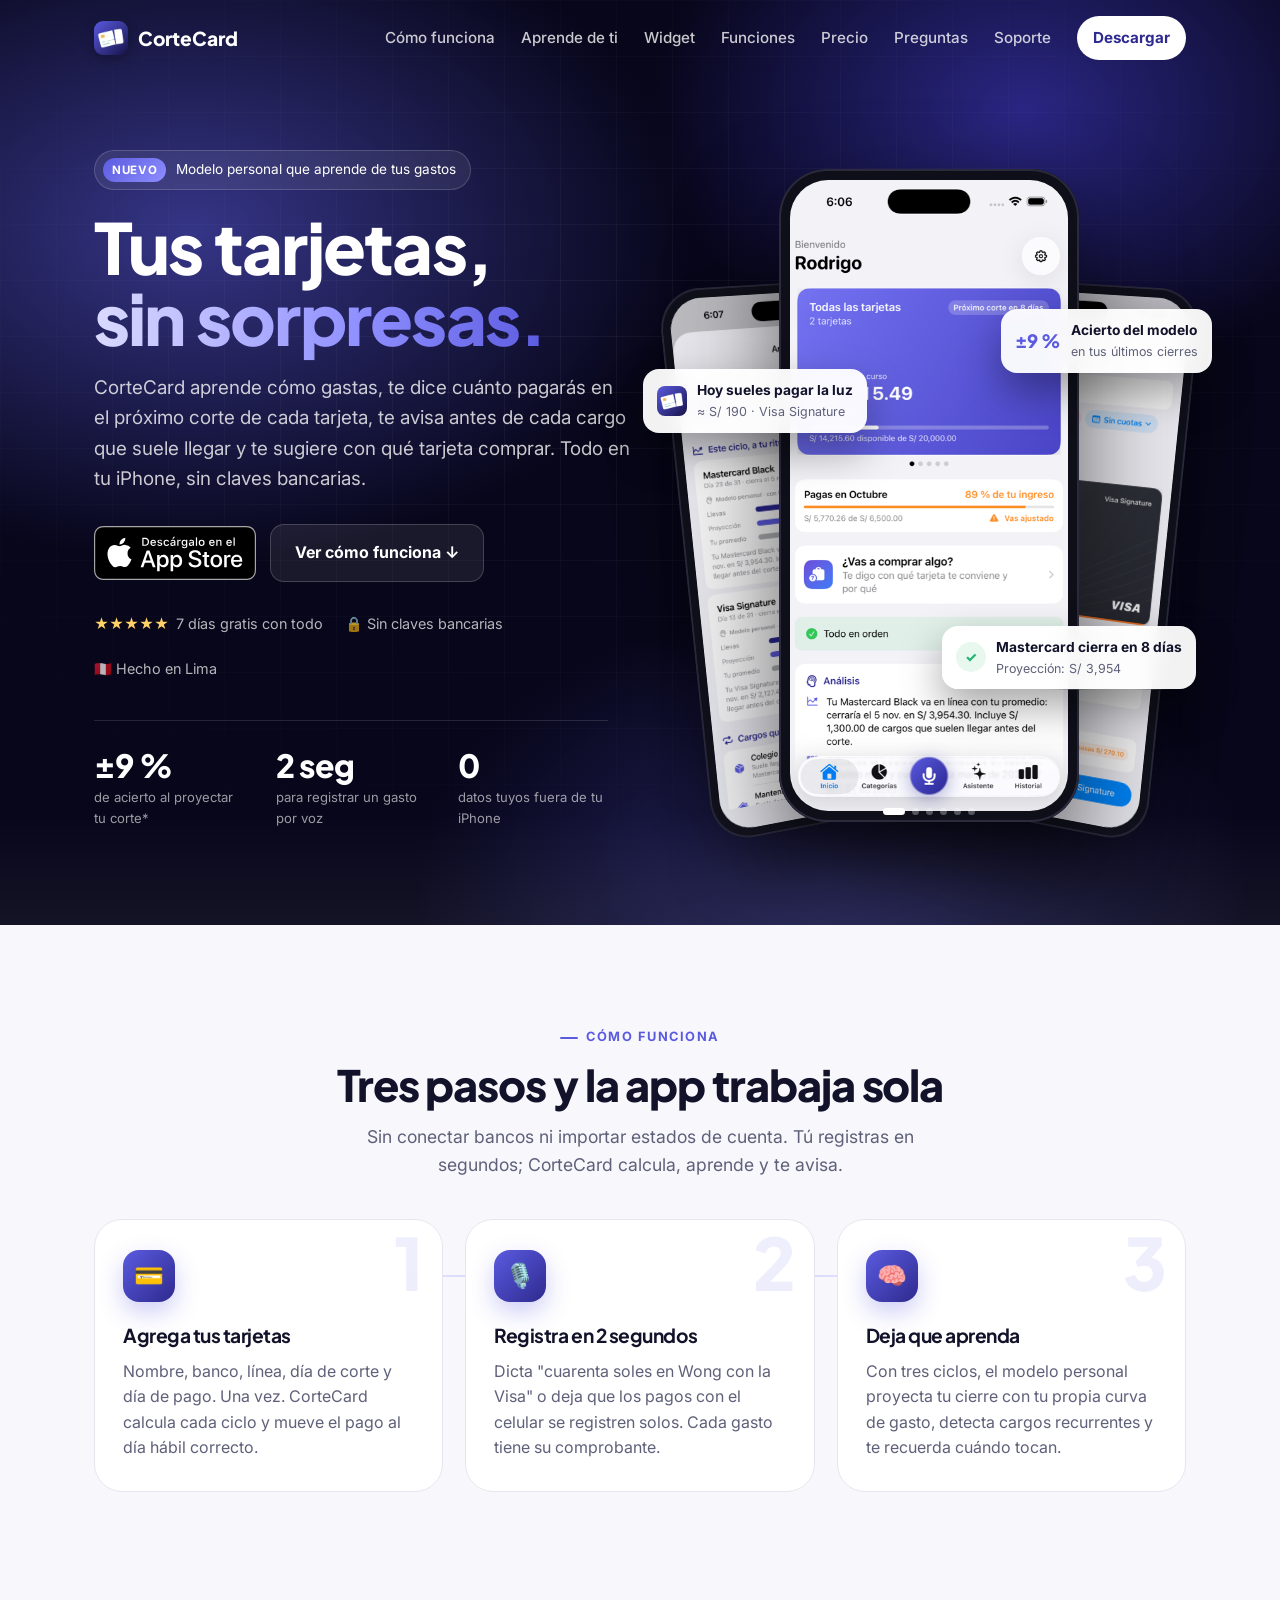
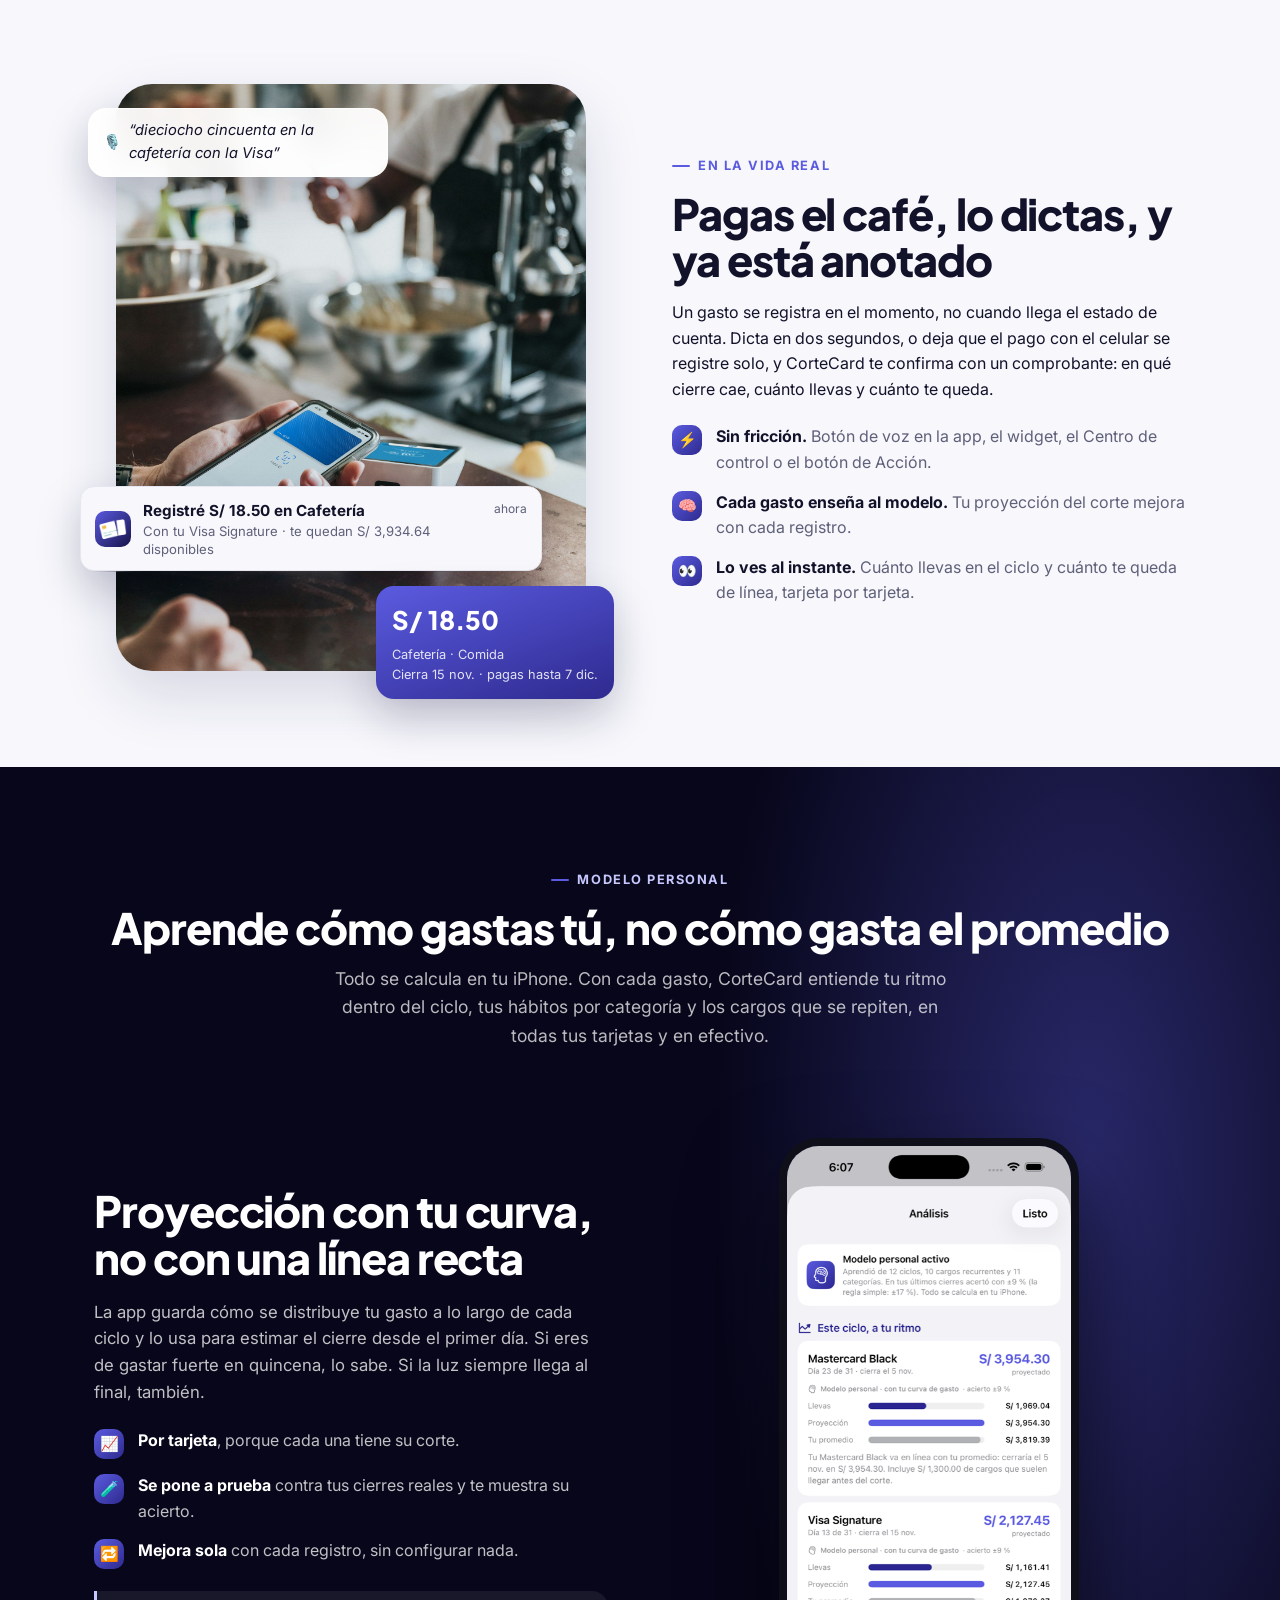
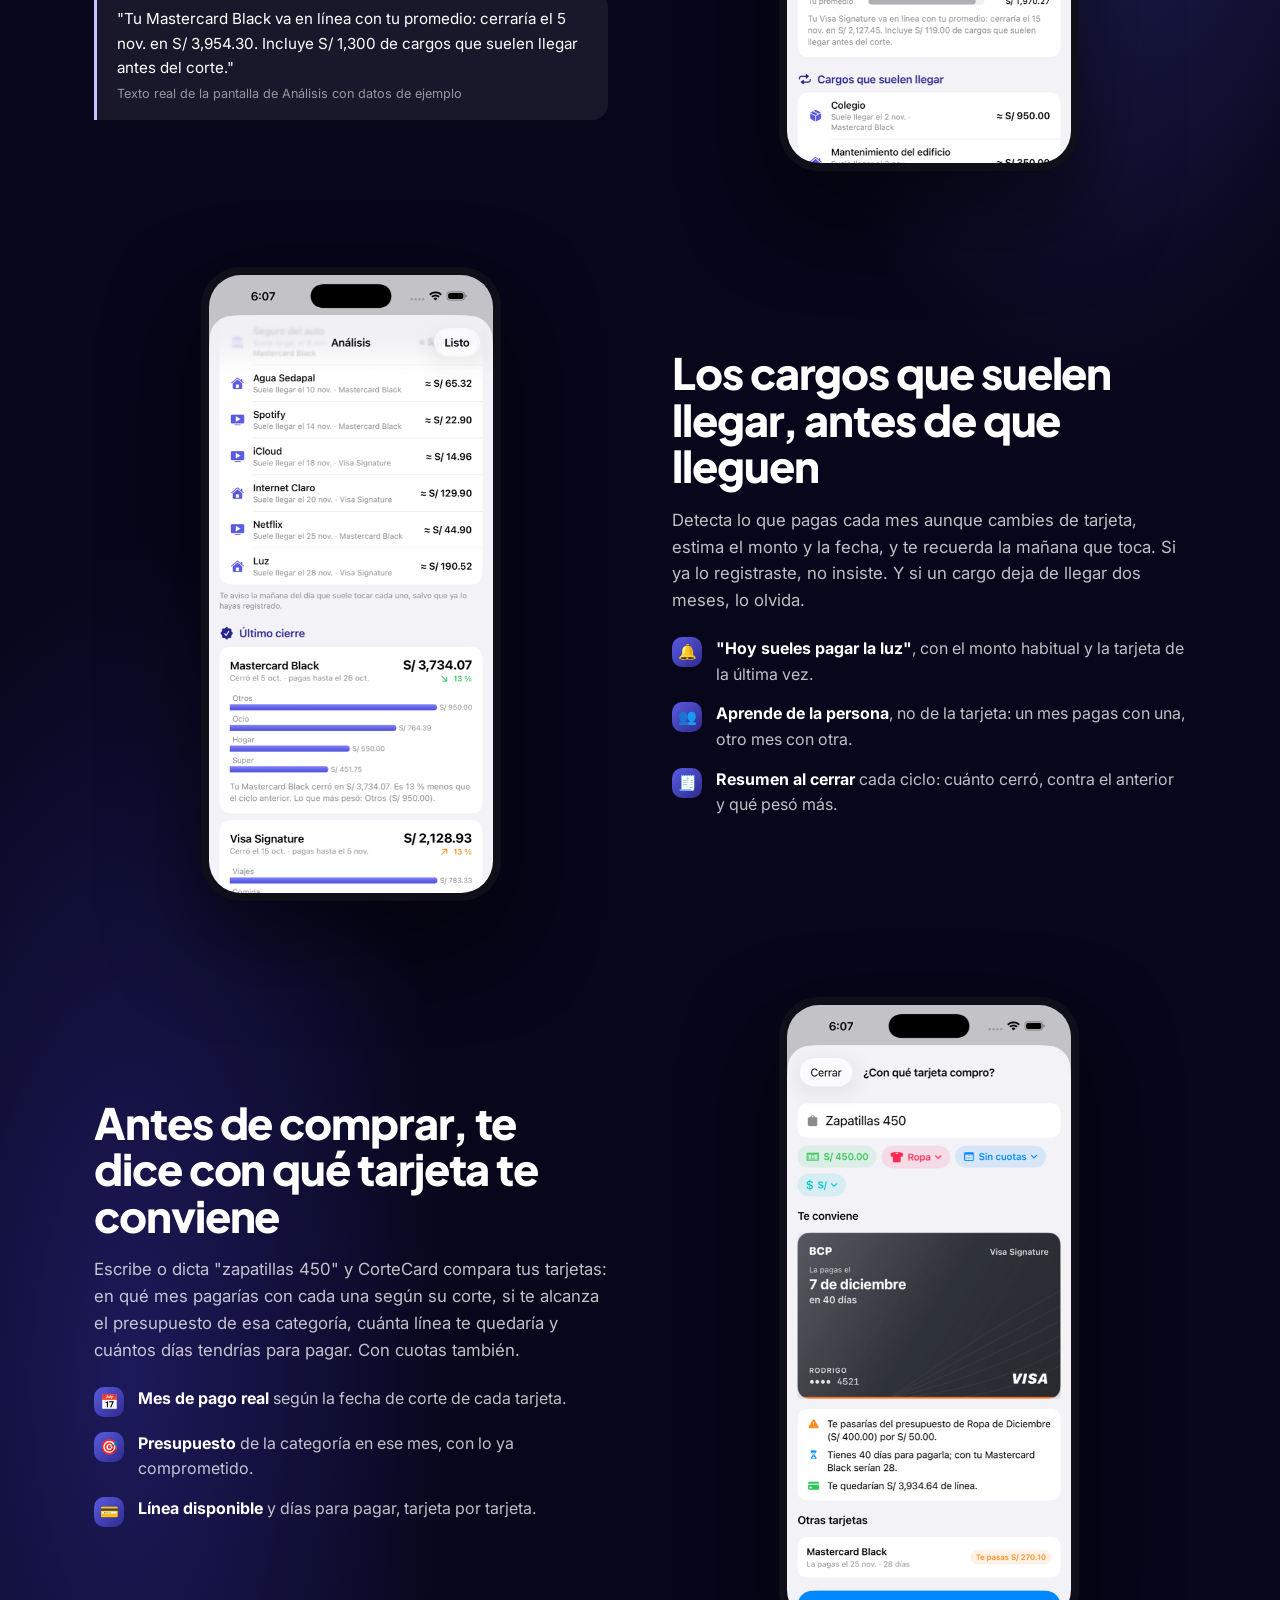
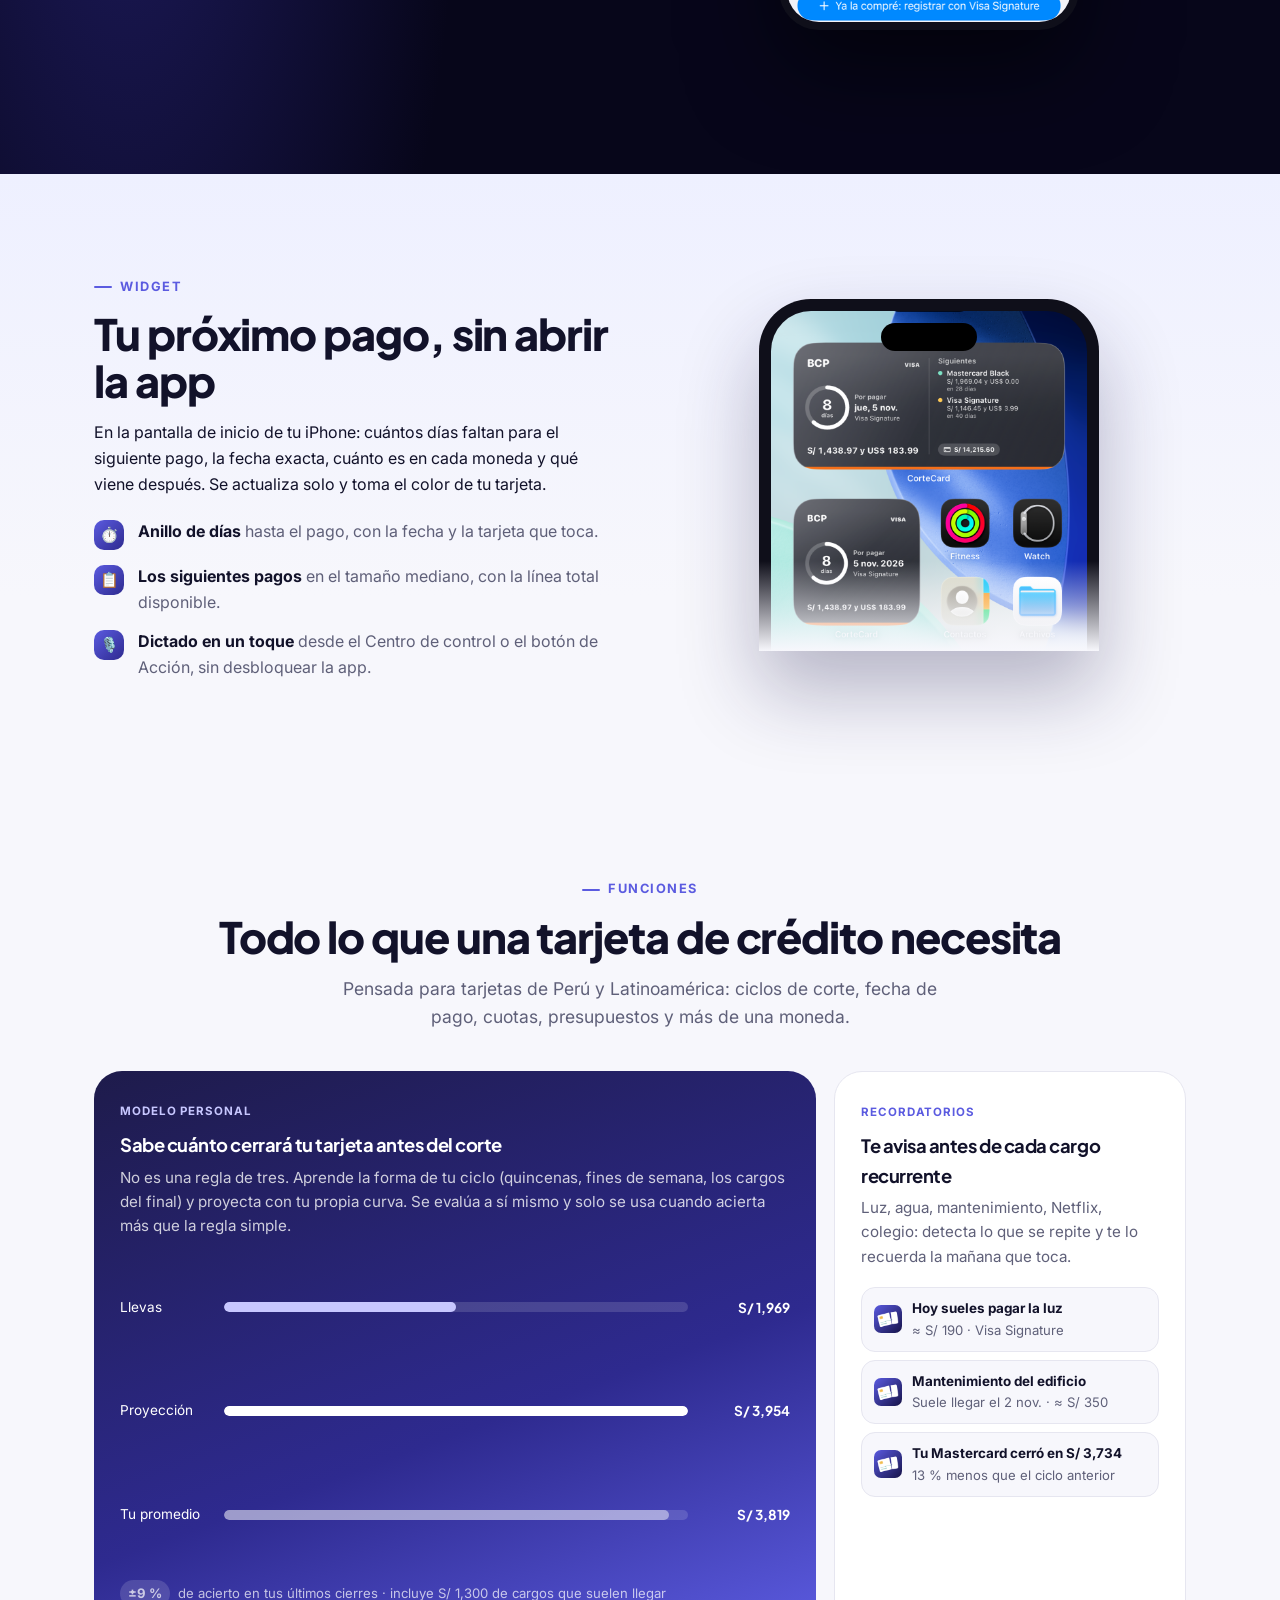
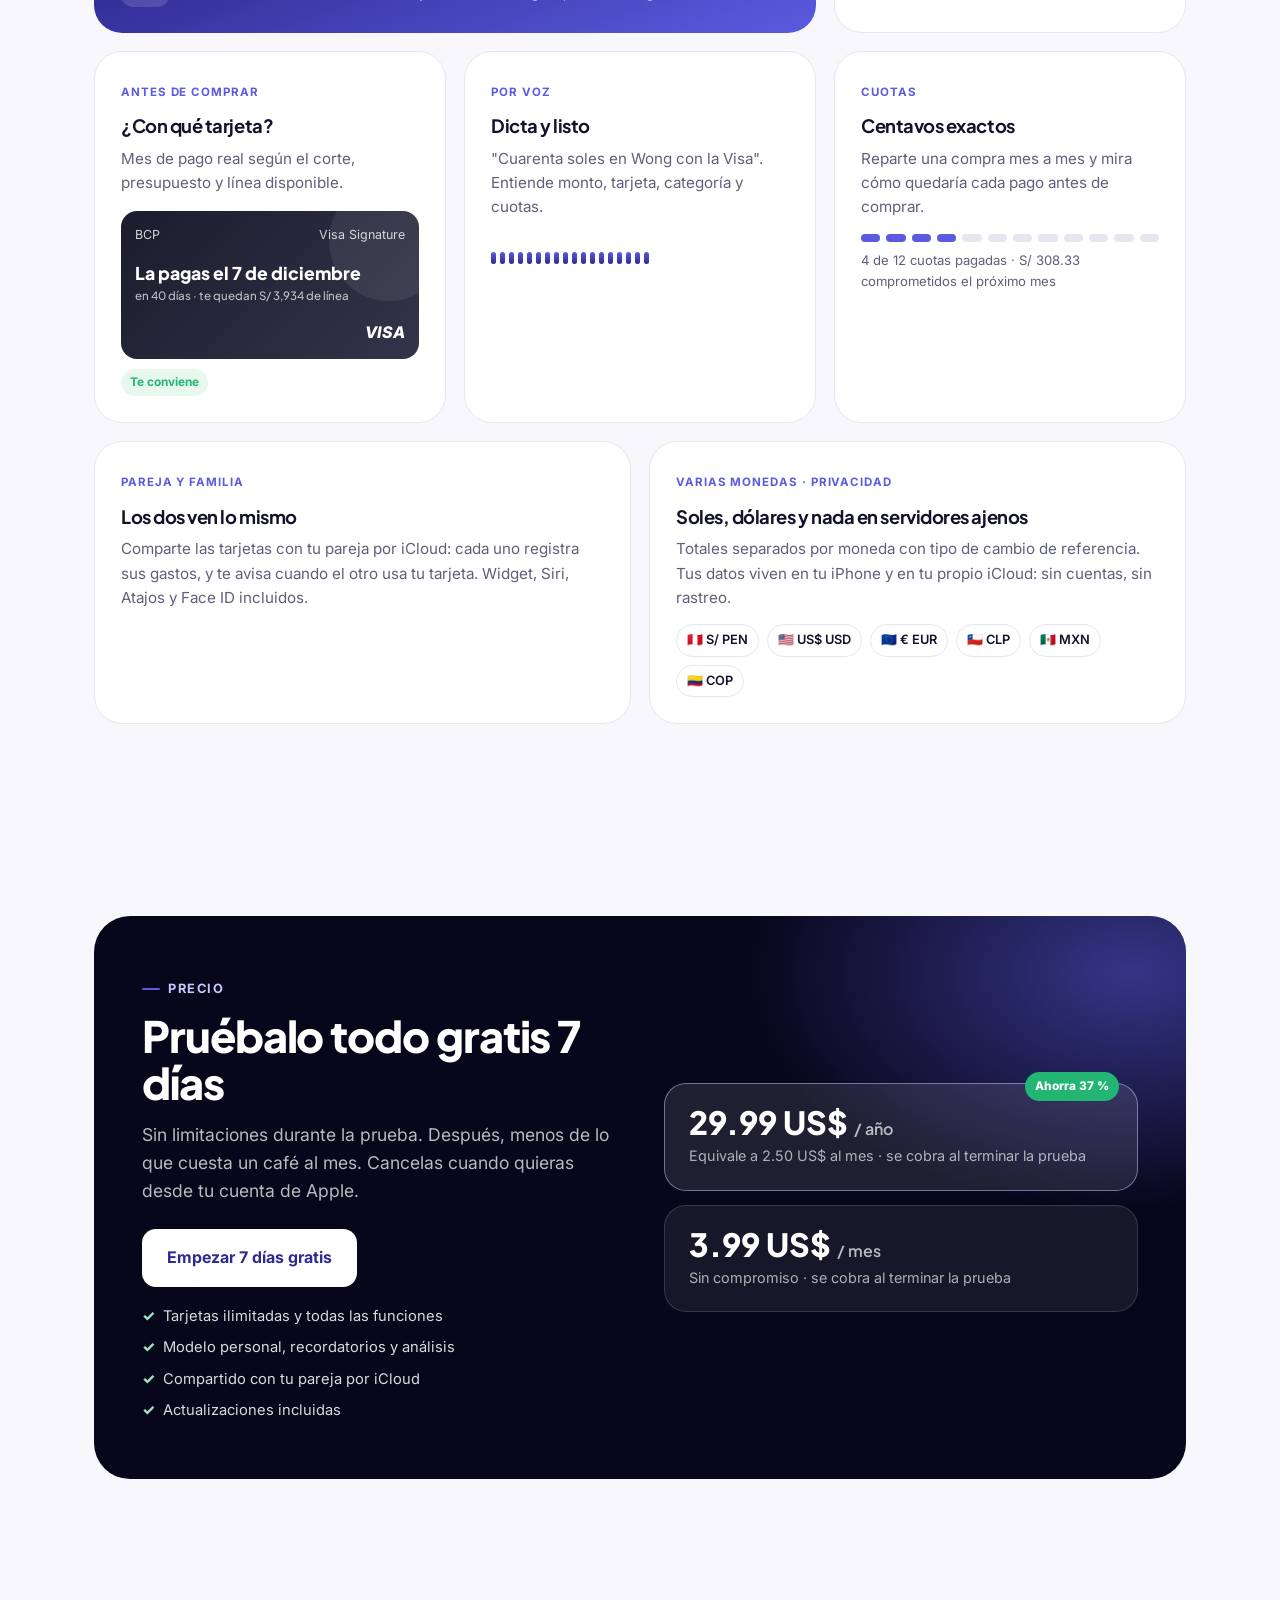
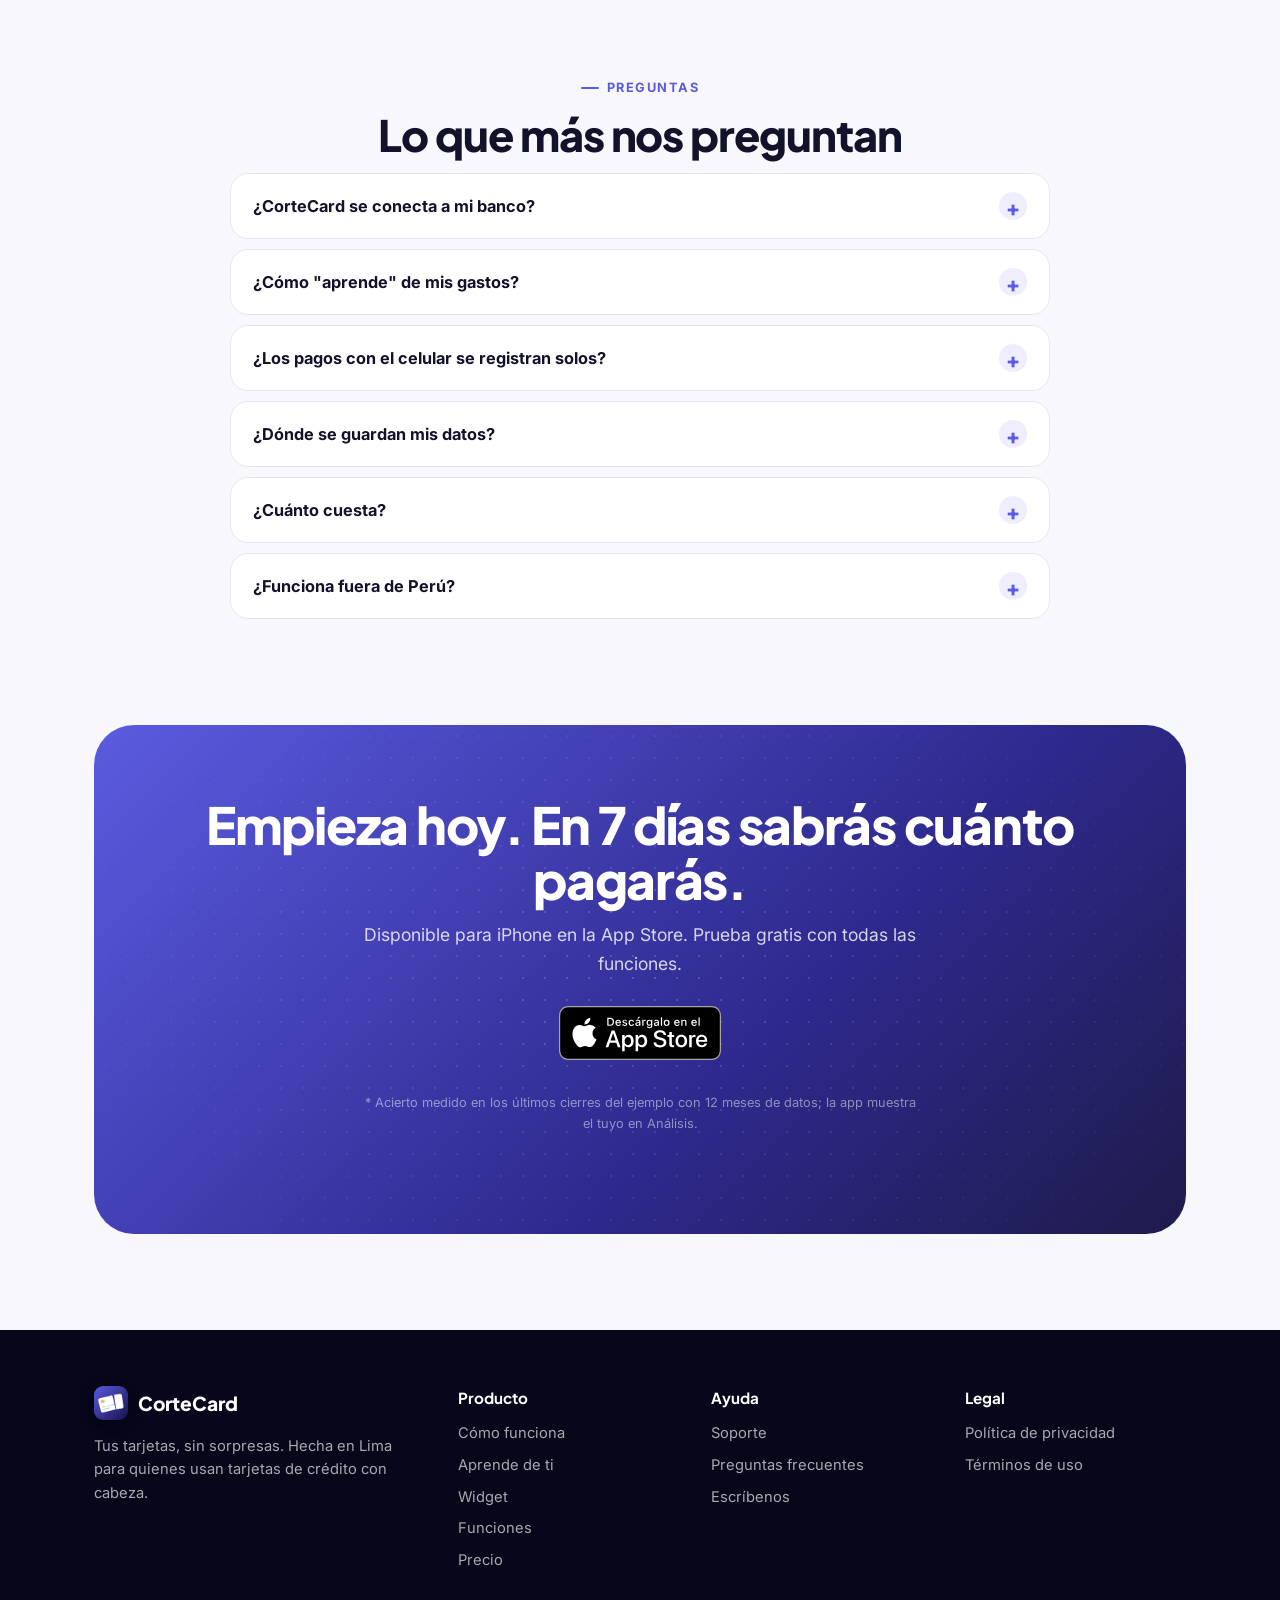
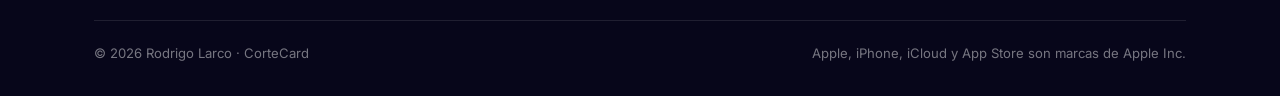
<file: index.html>
<!doctype html>
<html lang="es">
<head>
<meta charset="utf-8">
<meta name="google-site-verification" content="aDzSOmL2LvhFbjJxBfqgmZO6HmdidkiGkTE3JxNyZJY" />
<meta name="viewport" content="width=device-width,initial-scale=1">
<title>CorteCard — Tus tarjetas, sin sorpresas</title>
<meta name="description" content="CorteCard aprende cómo gastas, proyecta cuánto pagarás en el próximo corte de cada tarjeta, te avisa antes de cada cargo recurrente y te dice con qué tarjeta comprar. Para iPhone.">
<meta property="og:title" content="CorteCard — Tus tarjetas, sin sorpresas">
<meta property="og:description" content="Aprende cómo gastas, proyecta tu próximo corte, te avisa de los cargos que suelen llegar y te dice con qué tarjeta comprar.">
<meta property="og:image" content="img/inicio.png">
<link rel="preconnect" href="https://fonts.googleapis.com"><link rel="preconnect" href="https://fonts.gstatic.com" crossorigin>
<link href="https://fonts.googleapis.com/css2?family=Inter:wght@400;500;600;700&family=Plus+Jakarta+Sans:wght@600;700;800&display=swap" rel="stylesheet">
<link rel="stylesheet" href="estilo.css?v=20261028f">
<link rel="icon" href="img/icono.png"><link rel="apple-touch-icon" href="img/icono.png">
</head>
<body>
<header id="cab"><div class="nav">
  <a class="marca" href="./"><img src="img/icono.png" alt="">CorteCard</a>
  <button class="hamb" id="hamb" aria-label="Menú">☰</button>
  <nav id="menu"><a href="#como">Cómo funciona</a><a href="#aprende">Aprende de ti</a><a href="#widget">Widget</a><a href="#funciones">Funciones</a><a href="#precio">Precio</a><a href="#faq">Preguntas</a><a href="soporte.html">Soporte</a><a class="cta" href="#descargar">Descargar</a></nav>
</div></header>

<!-- ===== HERO ===== -->
<div class="hero"><div class="malla"></div><div class="rejilla"></div>
<div class="wrap in">
  <div>
    <div class="pill rv"><b>Nuevo</b> Modelo personal que aprende de tus gastos</div>
    <h1 class="rv d1">Tus tarjetas,<br><span>sin sorpresas.</span></h1>
    <p class="lead rv d2">CorteCard aprende cómo gastas, te dice cuánto pagarás en el próximo corte de cada tarjeta, te avisa antes de cada cargo que suele llegar y te sugiere con qué tarjeta comprar. Todo en tu iPhone, sin claves bancarias.</p>
    <div class="botones rv d3">
      <a class="badge-store" href="https://apps.apple.com/app/cortecard/id6827660934"><img src="img/descargalo-app-store.svg" alt="Descárgalo en el App Store" height="54"></a>
      <a class="btn fantasma" href="#como">Ver cómo funciona ↓</a>
    </div>
    <div class="confianza rv d3"><span><i>★★★★★</i> 7 días gratis con todo</span><span>🔒 Sin claves bancarias</span><span>🇵🇪 Hecho en Lima</span></div>
    <div class="cifras rv d4">
      <div><span class="num" data-n="9" data-pre="±" data-suf=" %">±9 %</span><small>de acierto al proyectar tu corte*</small></div>
      <div><span class="num" data-n="2" data-suf=" seg">2 seg</span><small>para registrar un gasto por voz</small></div>
      <div><span class="num">0</span><small>datos tuyos fuera de tu iPhone</small></div>
    </div>
  </div>
  <div class="escena rv d2">
    <div class="tel i"><div class="pant"><img src="img/analisis.png" alt="Análisis con proyección del cierre"></div></div>
    <div class="tel d"><div class="pant"><img src="img/tarjeta.png" alt="Con qué tarjeta comprar"></div></div>
    <div class="tel c"><div class="pant pantallas" id="pantallas">
      <img src="img/inicio.png" alt="Inicio">
      <img src="img/widget.png" alt="Widgets en la pantalla de inicio">
      <img src="img/recurrentes.png" alt="Cargos que suelen llegar">
      <img src="img/voucher.png" alt="Comprobante">
      <img src="img/categorias.png" alt="Categorías y presupuestos">
      <img src="img/historial.png" alt="Historial">
    </div></div>
    <div class="puntos" id="puntos"></div>
    <div class="chip a"><img src="img/icono.png" alt=""><div><b>Hoy sueles pagar la luz</b><span>≈ S/ 190 · Visa Signature</span></div></div>
    <div class="chip b"><div class="pct">±9 %</div><div><b>Acierto del modelo</b><span>en tus últimos cierres</span></div></div>
    <div class="chip c"><div class="ok">✓</div><div><b>Mastercard cierra en 8 días</b><span>Proyección: S/ 3,954</span></div></div>
  </div>
</div></div>

<!-- ===== CÓMO FUNCIONA ===== -->
<section id="como"><div class="wrap">
  <div class="centro rv"><span class="kicker">Cómo funciona</span><h2>Tres pasos y la app trabaja sola</h2><p class="sub">Sin conectar bancos ni importar estados de cuenta. Tú registras en segundos; CorteCard calcula, aprende y te avisa.</p></div>
  <div class="pasos">
    <div class="paso rv"><span class="n">1</span><div class="ico">💳</div><h3>Agrega tus tarjetas</h3><p>Nombre, banco, línea, día de corte y día de pago. Una vez. CorteCard calcula cada ciclo y mueve el pago al día hábil correcto.</p></div>
    <div class="paso rv d1"><span class="n">2</span><div class="ico">🎙️</div><h3>Registra en 2 segundos</h3><p>Dicta "cuarenta soles en Wong con la Visa" o deja que los pagos con el celular se registren solos. Cada gasto tiene su comprobante.</p></div>
    <div class="paso rv d2"><span class="n">3</span><div class="ico">🧠</div><h3>Deja que aprenda</h3><p>Con tres ciclos, el modelo personal proyecta tu cierre con tu propia curva de gasto, detecta cargos recurrentes y te recuerda cuándo tocan.</p></div>
  </div>
</div></section>

<!-- ===== MOMENTO ===== -->
<section id="momento" class="momento"><div class="wrap in">
  <div class="foto rv">
    <img src="img/cafeteria.jpg" alt="Persona pagando con el celular en una cafetería">
    <div class="flot voz">🎙️ <span>“dieciocho cincuenta en la cafetería con la Visa”</span></div>
    <div class="flot aviso"><img src="img/icono.png" alt=""><div><b>Registré S/ 18.50 en Cafetería</b><span>Con tu Visa Signature · te quedan S/ 3,934.64 disponibles</span></div><em>ahora</em></div>
    <div class="flot recibo"><div class="monto">S/ 18.50</div><div class="det"><span>Cafetería · Comida</span><span>Cierra 15 nov. · pagas hasta 7 dic.</span></div></div>
  </div>
  <div class="texto rv d1">
    <span class="kicker">En la vida real</span>
    <h2>Pagas el café, lo dictas, y ya está anotado</h2>
    <p>Un gasto se registra en el momento, no cuando llega el estado de cuenta. Dicta en dos segundos, o deja que el pago con el celular se registre solo, y CorteCard te confirma con un comprobante: en qué cierre cae, cuánto llevas y cuánto te queda.</p>
    <ul class="lista">
      <li><i>⚡</i><div><b>Sin fricción.</b> Botón de voz en la app, el widget, el Centro de control o el botón de Acción.</div></li>
      <li><i>🧠</i><div><b>Cada gasto enseña al modelo.</b> Tu proyección del corte mejora con cada registro.</div></li>
      <li><i>👀</i><div><b>Lo ves al instante.</b> Cuánto llevas en el ciclo y cuánto te queda de línea, tarjeta por tarjeta.</div></li>
    </ul>
  </div>
</div></section>


<!-- ===== DETALLE ===== -->
<section id="aprende" class="oscuro"><div class="wrap">
  <div class="centro rv"><span class="kicker">Modelo personal</span><h2>Aprende cómo gastas tú, no cómo gasta el promedio</h2><p class="sub">Todo se calcula en tu iPhone. Con cada gasto, CorteCard entiende tu ritmo dentro del ciclo, tus hábitos por categoría y los cargos que se repiten, en todas tus tarjetas y en efectivo.</p></div>
  <div class="fila">
    <div class="texto rv"><h2>Proyección con tu curva, no con una línea recta</h2><p>La app guarda cómo se distribuye tu gasto a lo largo de cada ciclo y lo usa para estimar el cierre desde el primer día. Si eres de gastar fuerte en quincena, lo sabe. Si la luz siempre llega al final, también.</p>
      <ul class="lista"><li><i>📈</i><div><b>Por tarjeta</b>, porque cada una tiene su corte.</div></li><li><i>🧪</i><div><b>Se pone a prueba</b> contra tus cierres reales y te muestra su acierto.</div></li><li><i>🔁</i><div><b>Mejora sola</b> con cada registro, sin configurar nada.</div></li></ul>
      <div class="cita">"Tu Mastercard Black va en línea con tu promedio: cerraría el 5 nov. en S/ 3,954.30. Incluye S/ 1,300 de cargos que suelen llegar antes del corte."<small>Texto real de la pantalla de Análisis con datos de ejemplo</small></div>
    </div>
    <img class="shot rv d1" src="img/analisis.png" alt="Pantalla de análisis">
  </div>
  <div class="fila inv">
    <div class="texto rv"><h2>Los cargos que suelen llegar, antes de que lleguen</h2><p>Detecta lo que pagas cada mes aunque cambies de tarjeta, estima el monto y la fecha, y te recuerda la mañana que toca. Si ya lo registraste, no insiste. Y si un cargo deja de llegar dos meses, lo olvida.</p>
      <ul class="lista"><li><i>🔔</i><div><b>"Hoy sueles pagar la luz"</b>, con el monto habitual y la tarjeta de la última vez.</div></li><li><i>👥</i><div><b>Aprende de la persona</b>, no de la tarjeta: un mes pagas con una, otro mes con otra.</div></li><li><i>🧾</i><div><b>Resumen al cerrar</b> cada ciclo: cuánto cerró, contra el anterior y qué pesó más.</div></li></ul>
    </div>
    <img class="shot rv d1" src="img/recurrentes.png" alt="Cargos que suelen llegar">
  </div>
  <div class="fila">
    <div class="texto rv"><h2>Antes de comprar, te dice con qué tarjeta te conviene</h2><p>Escribe o dicta "zapatillas 450" y CorteCard compara tus tarjetas: en qué mes pagarías con cada una según su corte, si te alcanza el presupuesto de esa categoría, cuánta línea te quedaría y cuántos días tendrías para pagar. Con cuotas también.</p>
      <ul class="lista"><li><i>📅</i><div><b>Mes de pago real</b> según la fecha de corte de cada tarjeta.</div></li><li><i>🎯</i><div><b>Presupuesto</b> de la categoría en ese mes, con lo ya comprometido.</div></li><li><i>💳</i><div><b>Línea disponible</b> y días para pagar, tarjeta por tarjeta.</div></li></ul>
    </div>
    <img class="shot rv d1" src="img/tarjeta.png" alt="Sugerencia de tarjeta para una compra">
  </div>
</div></section>

<!-- ===== WIDGET ===== -->
<section id="widget" class="widget"><div class="wrap in">
  <div class="texto rv">
    <span class="kicker">Widget</span>
    <h2>Tu próximo pago, sin abrir la app</h2>
    <p>En la pantalla de inicio de tu iPhone: cuántos días faltan para el siguiente pago, la fecha exacta, cuánto es en cada moneda y qué viene después. Se actualiza solo y toma el color de tu tarjeta.</p>
    <ul class="lista">
      <li><i>⏱️</i><div><b>Anillo de días</b> hasta el pago, con la fecha y la tarjeta que toca.</div></li>
      <li><i>📋</i><div><b>Los siguientes pagos</b> en el tamaño mediano, con la línea total disponible.</div></li>
      <li><i>🎙️</i><div><b>Dictado en un toque</b> desde el Centro de control o el botón de Acción, sin desbloquear la app.</div></li>
    </ul>
  </div>
  <div class="tel-widget rv d1">
    <img src="img/widget-recorte.png" alt="Widgets de CorteCard en la pantalla de inicio del iPhone">
    <div class="borde"></div>
  </div>
</div></section>

<!-- ===== BENTO ===== -->
<section id="funciones"><div class="wrap">
  <div class="centro rv"><span class="kicker">Funciones</span><h2>Todo lo que una tarjeta de crédito necesita</h2><p class="sub">Pensada para tarjetas de Perú y Latinoamérica: ciclos de corte, fecha de pago, cuotas, presupuestos y más de una moneda.</p></div>
  <div class="bento">
    <div class="caja c1 rv">
      <span class="et">Modelo personal</span>
      <h3>Sabe cuánto cerrará tu tarjeta antes del corte</h3>
      <p>No es una regla de tres. Aprende la forma de tu ciclo (quincenas, fines de semana, los cargos del final) y proyecta con tu propia curva. Se evalúa a sí mismo y solo se usa cuando acierta más que la regla simple.</p>
      <div class="mini">
        <div class="fila"><span>Llevas</span><div class="barra"><i style="--w:50%;background:#C7C7FF"></i></div><b>S/ 1,969</b></div>
        <div class="fila"><span>Proyección</span><div class="barra"><i style="--w:100%;background:#fff"></i></div><b>S/ 3,954</b></div>
        <div class="fila"><span>Tu promedio</span><div class="barra"><i style="--w:96%;background:rgba(255,255,255,.45)"></i></div><b>S/ 3,819</b></div>
        <div class="nota"><em>±9 %</em> de acierto en tus últimos cierres · incluye S/ 1,300 de cargos que suelen llegar</div>
      </div>
    </div>
    <div class="caja c2 rv d1">
      <span class="et">Recordatorios</span>
      <h3>Te avisa antes de cada cargo recurrente</h3>
      <p>Luz, agua, mantenimiento, Netflix, colegio: detecta lo que se repite y te lo recuerda la mañana que toca.</p>
      <div class="pila">
        <div class="aviso"><img src="img/icono.png" alt=""><div><b>Hoy sueles pagar la luz</b><span>≈ S/ 190 · Visa Signature</span></div></div>
        <div class="aviso"><img src="img/icono.png" alt=""><div><b>Mantenimiento del edificio</b><span>Suele llegar el 2 nov. · ≈ S/ 350</span></div></div>
        <div class="aviso"><img src="img/icono.png" alt=""><div><b>Tu Mastercard cerró en S/ 3,734</b><span>13 % menos que el ciclo anterior</span></div></div>
      </div>
    </div>
    <div class="caja c3 rv">
      <span class="et">Antes de comprar</span>
      <h3>¿Con qué tarjeta?</h3>
      <p>Mes de pago real según el corte, presupuesto y línea disponible.</p>
      <div class="mtar"><div class="t"><span>BCP</span><span>Visa Signature</span></div><div class="f">La pagas el 7 de diciembre<small>en 40 días · te quedan S/ 3,934 de línea</small></div><div class="v">VISA</div></div>
      <span class="etiq">Te conviene</span>
    </div>
    <div class="caja c4 rv d1">
      <span class="et">Por voz</span>
      <h3>Dicta y listo</h3>
      <p>"Cuarenta soles en Wong con la Visa". Entiende monto, tarjeta, categoría y cuotas.</p>
      <div class="onda"><i></i><i></i><i></i><i></i><i></i><i></i><i></i><i></i><i></i><i></i><i></i><i></i><i></i><i></i><i></i><i></i><i></i><i></i></div>
    </div>
    <div class="caja c5 rv d2">
      <span class="et">Cuotas</span>
      <h3>Centavos exactos</h3>
      <p>Reparte una compra mes a mes y mira cómo quedaría cada pago antes de comprar.</p>
      <div class="cuotas"><i class="p"></i><i class="p"></i><i class="p"></i><i class="p"></i><i></i><i></i><i></i><i></i><i></i><i></i><i></i><i></i></div>
      <p style="margin-top:8px;font-size:.82rem">4 de 12 cuotas pagadas · S/ 308.33 comprometidos el próximo mes</p>
    </div>
    <div class="caja c6 rv">
      <span class="et">Pareja y familia</span>
      <h3>Los dos ven lo mismo</h3>
      <p>Comparte las tarjetas con tu pareja por iCloud: cada uno registra sus gastos, y te avisa cuando el otro usa tu tarjeta. Widget, Siri, Atajos y Face ID incluidos.</p>
    </div>
    <div class="caja c7 rv d1">
      <span class="et">Varias monedas · privacidad</span>
      <h3>Soles, dólares y nada en servidores ajenos</h3>
      <p>Totales separados por moneda con tipo de cambio de referencia. Tus datos viven en tu iPhone y en tu propio iCloud: sin cuentas, sin rastreo.</p>
      <div class="monedas"><span>🇵🇪 S/ PEN</span><span>🇺🇸 US$ USD</span><span>🇪🇺 € EUR</span><span>🇨🇱 CLP</span><span>🇲🇽 MXN</span><span>🇨🇴 COP</span></div>
    </div>
  </div>
</div></section>

<!-- ===== PRECIO ===== -->
<section id="precio" class="precio"><div class="wrap"><div class="caja-precio">
  <div class="rv"><span class="kicker">Precio</span><h2>Pruébalo todo gratis 7 días</h2><p class="sub">Sin limitaciones durante la prueba. Después, menos de lo que cuesta un café al mes. Cancelas cuando quieras desde tu cuenta de Apple.</p>
    <a class="btn blanco" href="#descargar"> Empezar 7 días gratis</a>
    <ul class="incluye"><li>Tarjetas ilimitadas y todas las funciones</li><li>Modelo personal, recordatorios y análisis</li><li>Compartido con tu pareja por iCloud</li><li>Actualizaciones incluidas</li></ul>
  </div>
  <div class="planes rv d1">
    <div class="plan top"><span class="ahorro">Ahorra 37 %</span><div class="p">29.99 US$ <small>/ año</small></div><div class="d">Equivale a 2.50 US$ al mes · se cobra al terminar la prueba</div></div>
    <div class="plan"><div class="p">3.99 US$ <small>/ mes</small></div><div class="d">Sin compromiso · se cobra al terminar la prueba</div></div>
  </div>
</div></div></section>

<!-- ===== FAQ ===== -->
<section id="faq" class="faq"><div class="wrap">
  <div class="centro rv"><span class="kicker">Preguntas</span><h2>Lo que más nos preguntan</h2></div>
  <div class="lista-faq rv d1">
    <details><summary>¿CorteCard se conecta a mi banco?</summary><p>No. Tú registras los gastos (por voz, escribiendo o con la automatización de pagos con el celular) y CorteCard hace las cuentas. No pide usuarios ni claves bancarias, y por eso funciona con cualquier tarjeta de cualquier banco.</p></details>
    <details><summary>¿Cómo "aprende" de mis gastos?</summary><p>Con lo que registras, la app calcula en tu iPhone tu curva de gasto dentro del ciclo, tus hábitos por categoría y los cargos que se repiten cada mes. Necesita unos tres ciclos para activar el modelo; mientras tanto usa una proyección simple y te lo dice.</p></details>
    <details><summary>¿Los pagos con el celular se registran solos?</summary><p>Sí, con una automatización de Atajos de tipo "Transacción" que se configura una vez (la app te guía). Cada pago llega con monto, comercio y tarjeta; si la tarjeta no coincide, te avisa para corregirla o crearla.</p></details>
    <details><summary>¿Dónde se guardan mis datos?</summary><p>En tu iPhone y, si activas la sincronización, en tu propia cuenta de iCloud. Nadie más tiene acceso, ni siquiera nosotros.</p></details>
    <details><summary>¿Cuánto cuesta?</summary><p>Los primeros 7 días son gratis con todas las funciones. Después cuesta 3.99 US$ al mes o 29.99 US$ al año (precio local según tu país). Puedes cancelar cuando quieras desde los ajustes de tu cuenta de Apple.</p></details>
    <details><summary>¿Funciona fuera de Perú?</summary><p>Sí. La moneda principal se detecta por el país de tu iPhone y puedes elegir una segunda moneda. Los feriados para mover la fecha de pago están calibrados para Perú.</p></details>
  </div>
</div></section>

<!-- ===== CTA FINAL ===== -->
<section id="descargar" class="final"><div class="wrap"><div class="caja-final rv">
  <h2>Empieza hoy. En 7 días sabrás cuánto pagarás.</h2>
  <p>Disponible para iPhone en la App Store. Prueba gratis con todas las funciones.</p>
  <a class="badge-store" href="https://apps.apple.com/app/cortecard/id6827660934"><img src="img/descargalo-app-store.svg" alt="Descárgalo en el App Store" height="54"></a>
  <p style="font-size:.8rem;opacity:.6;margin-top:26px">* Acierto medido en los últimos cierres del ejemplo con 12 meses de datos; la app muestra el tuyo en Análisis.</p>
</div></div></section>

<footer><div class="wrap">
  <div class="cols">
    <div><a class="marca" href="./"><img src="img/icono.png" alt="">CorteCard</a><p>Tus tarjetas, sin sorpresas. Hecha en Lima para quienes usan tarjetas de crédito con cabeza.</p></div>
    <div><h4>Producto</h4><a href="#como">Cómo funciona</a><a href="#aprende">Aprende de ti</a><a href="#widget">Widget</a><a href="#funciones">Funciones</a><a href="#precio">Precio</a></div>
    <div><h4>Ayuda</h4><a href="soporte.html">Soporte</a><a href="#faq">Preguntas frecuentes</a><a href="mailto:rodrigolarco@icloud.com">Escríbenos</a></div>
    <div><h4>Legal</h4><a href="privacidad.html">Política de privacidad</a><a href="https://www.apple.com/legal/internet-services/itunes/dev/stdeula/">Términos de uso</a></div>
  </div>
  <div class="legal"><span>© 2026 Rodrigo Larco · CorteCard</span><span>Apple, iPhone, iCloud y App Store son marcas de Apple Inc.</span></div>
</div></footer>

<script>
(function(){
  // Cabecera sólida al salir de la portada
  var cab=document.getElementById('cab'),hero=document.querySelector('.hero');
  function f(){cab.classList.toggle('solida',window.scrollY>hero.offsetHeight-80);}
  window.addEventListener('scroll',f,{passive:true});f();
  var hamb=document.getElementById('hamb'),menu=document.getElementById('menu');
  hamb.addEventListener('click',function(){menu.classList.toggle('abierto');cab.classList.add('solida');});
  menu.addEventListener('click',function(e){if(e.target.tagName==='A')menu.classList.remove('abierto');});

  // Aparición al hacer scroll
  var rvs=Array.prototype.slice.call(document.querySelectorAll('.rv'));
  var primera=true;
  function revisar(){var h=window.innerHeight;rvs.forEach(function(el){if(!el.classList.contains('visto')&&el.getBoundingClientRect().top<h*.92){if(primera)el.classList.add('ya');el.classList.add('visto');}});primera=false;}
  if('IntersectionObserver' in window){var io=new IntersectionObserver(function(es){es.forEach(function(e){if(e.isIntersecting){e.target.classList.add('visto');io.unobserve(e.target);}});},{threshold:.05});rvs.forEach(function(el){io.observe(el);});}
  window.addEventListener('scroll',revisar,{passive:true});window.addEventListener('resize',revisar);window.addEventListener('load',revisar);
  revisar();setTimeout(revisar,300);setTimeout(revisar,1200);

  // Carrusel del teléfono central
  var p=document.getElementById('pantallas'),d=document.getElementById('puntos');
  var n=p.children.length;for(var i=0;i<n;i++){var s=document.createElement('i');if(i===0)s.className='activo';s.addEventListener('click',(function(k){return function(){p.scrollTo({left:k*p.clientWidth,behavior:'smooth'});}})(i));d.appendChild(s);}
  function marcar(){var k=Math.round(p.scrollLeft/p.clientWidth);for(var j=0;j<n;j++)d.children[j].className=j===k?'activo':'';}
  p.addEventListener('scroll',function(){window.requestAnimationFrame(marcar);});
  var auto=setInterval(function(){var k=Math.round(p.scrollLeft/p.clientWidth);p.scrollTo({left:((k+1)%n)*p.clientWidth,behavior:'smooth'});},3400);
  ['pointerdown','touchstart','wheel'].forEach(function(e){p.addEventListener(e,function(){clearInterval(auto);},{passive:true});});

})();
</script>
</body>
</html>
</file>
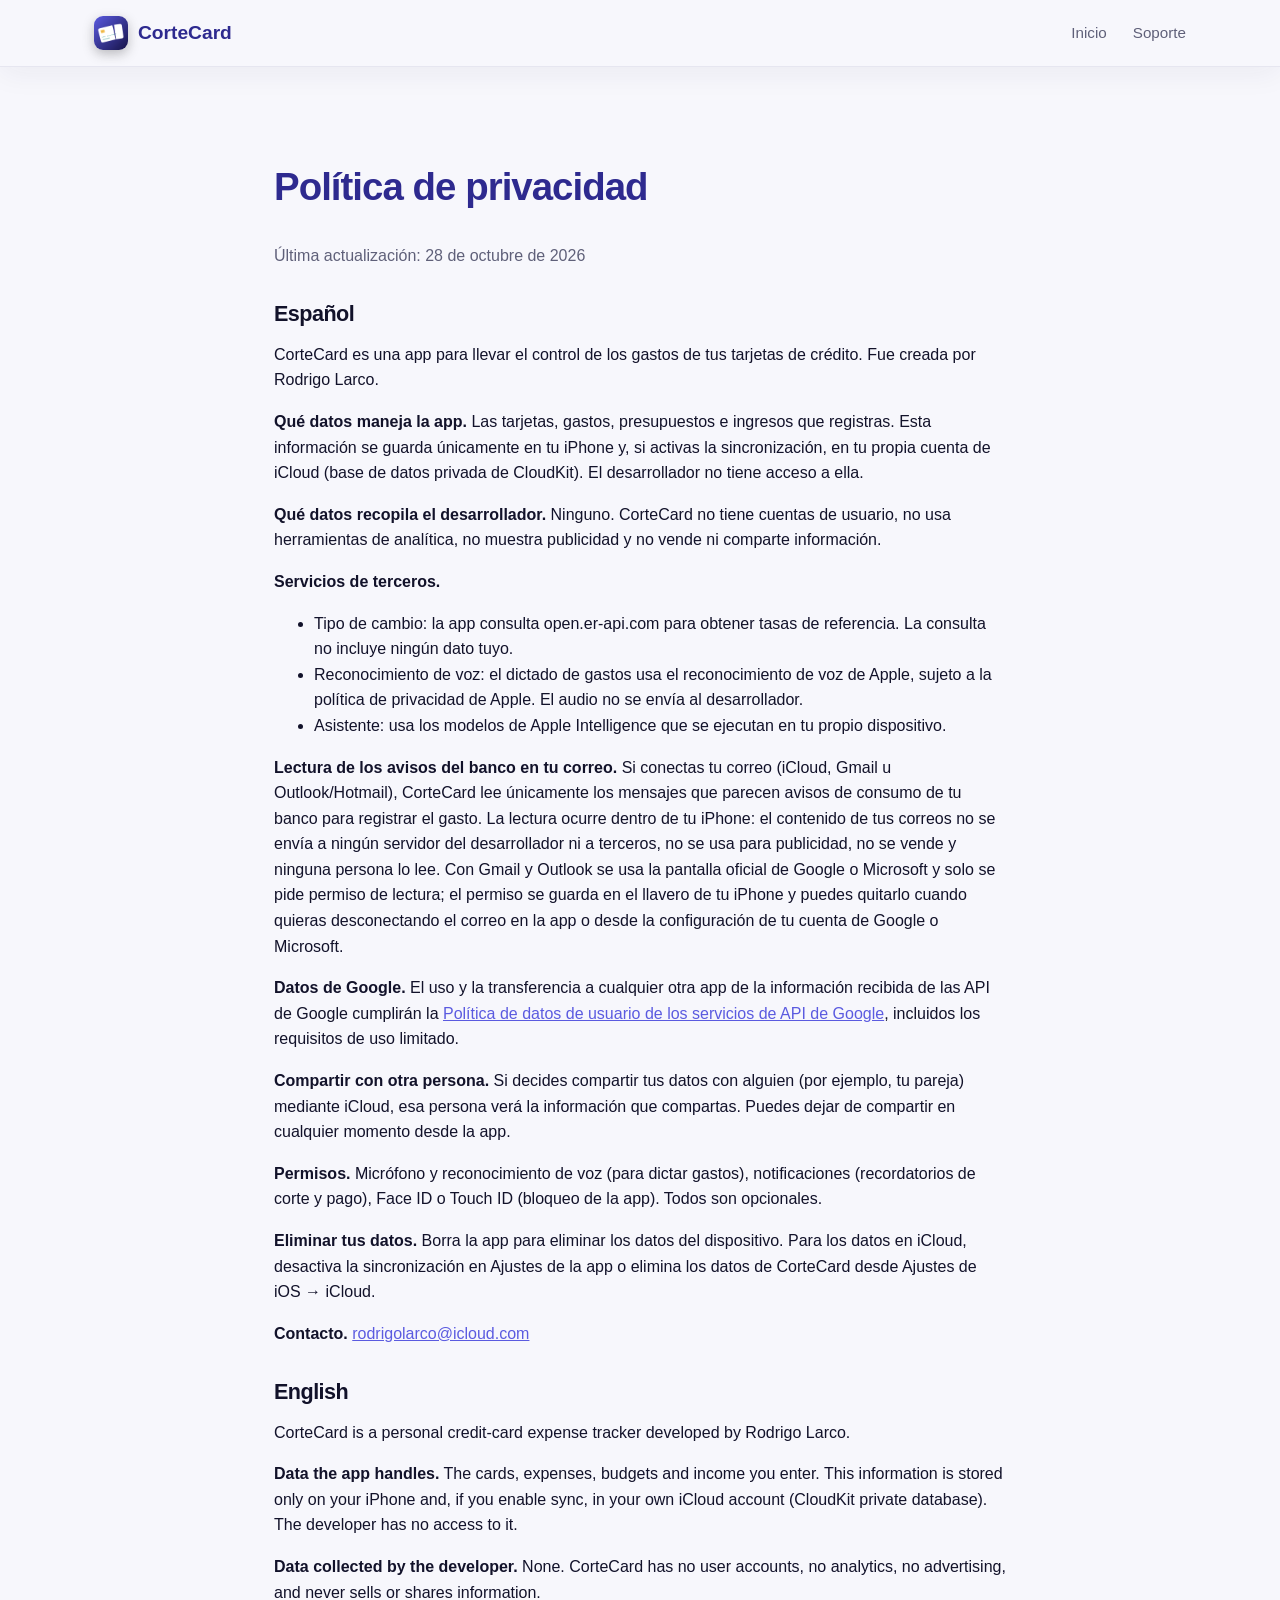
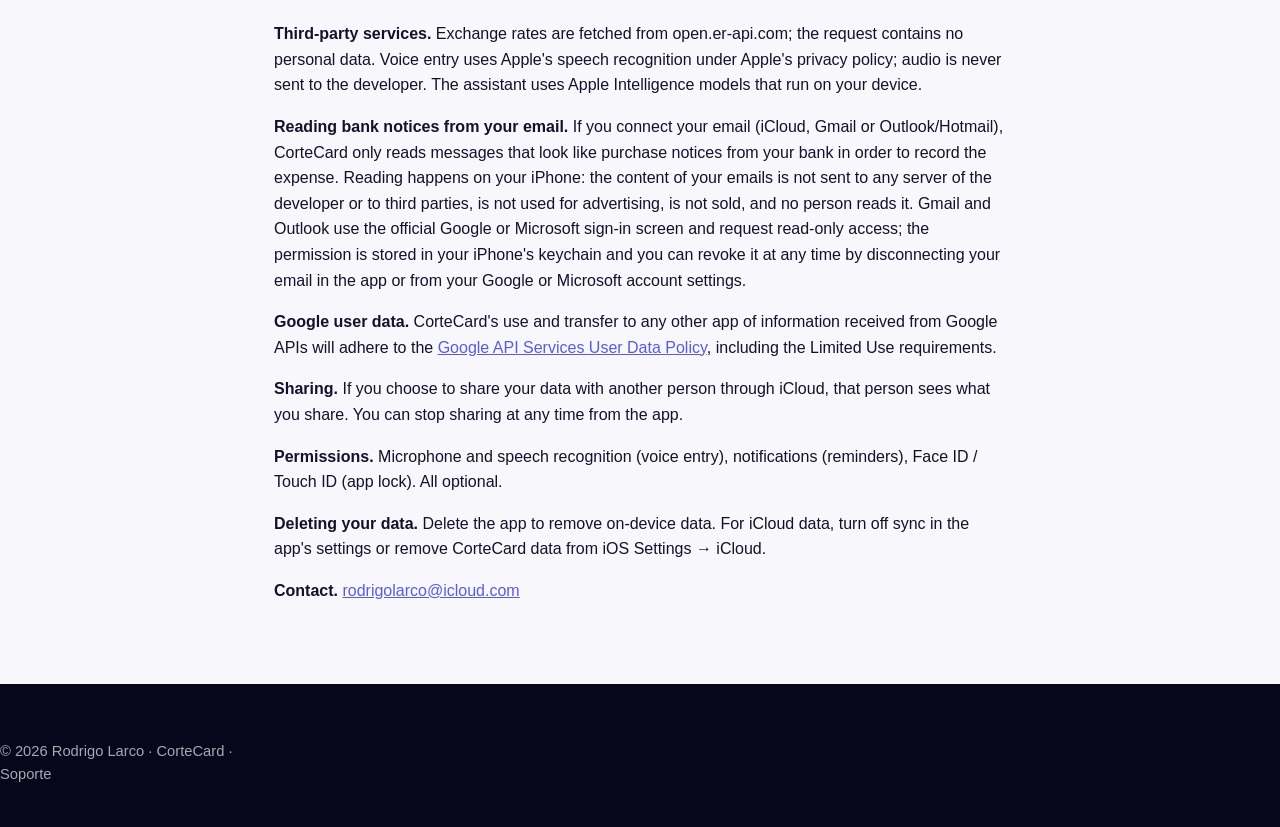
<file: privacidad.html>
<!doctype html>
<html lang="es">
<head>
<meta charset="utf-8"><meta name="viewport" content="width=device-width,initial-scale=1">
<title>Política de privacidad — CorteCard</title>
<link rel="stylesheet" href="estilo.css?v=20261028c"><link rel="icon" href="img/icono.png">
</head>
<body>
<header class="solida"><div class="nav"><a class="marca" href="./"><img src="img/icono.png" alt="">CorteCard</a><nav><a href="./">Inicio</a><a href="soporte.html">Soporte</a></nav></div></header>
<main class="doc">
<h1>Política de privacidad</h1>
<p class="fecha">Última actualización: 28 de octubre de 2026</p>
<h2>Español</h2>
<p>CorteCard es una app para llevar el control de los gastos de tus tarjetas de crédito. Fue creada por Rodrigo Larco.</p>
<p><strong>Qué datos maneja la app.</strong> Las tarjetas, gastos, presupuestos e ingresos que registras. Esta información se guarda únicamente en tu iPhone y, si activas la sincronización, en tu propia cuenta de iCloud (base de datos privada de CloudKit). El desarrollador no tiene acceso a ella.</p>
<p><strong>Qué datos recopila el desarrollador.</strong> Ninguno. CorteCard no tiene cuentas de usuario, no usa herramientas de analítica, no muestra publicidad y no vende ni comparte información.</p>
<p><strong>Servicios de terceros.</strong></p>
<ul><li>Tipo de cambio: la app consulta open.er-api.com para obtener tasas de referencia. La consulta no incluye ningún dato tuyo.</li>
<li>Reconocimiento de voz: el dictado de gastos usa el reconocimiento de voz de Apple, sujeto a la política de privacidad de Apple. El audio no se envía al desarrollador.</li>
<li>Asistente: usa los modelos de Apple Intelligence que se ejecutan en tu propio dispositivo.</li></ul>
<p><strong>Lectura de los avisos del banco en tu correo.</strong> Si conectas tu correo (iCloud, Gmail u Outlook/Hotmail), CorteCard lee únicamente los mensajes que parecen avisos de consumo de tu banco para registrar el gasto. La lectura ocurre dentro de tu iPhone: el contenido de tus correos no se envía a ningún servidor del desarrollador ni a terceros, no se usa para publicidad, no se vende y ninguna persona lo lee. Con Gmail y Outlook se usa la pantalla oficial de Google o Microsoft y solo se pide permiso de lectura; el permiso se guarda en el llavero de tu iPhone y puedes quitarlo cuando quieras desconectando el correo en la app o desde la configuración de tu cuenta de Google o Microsoft.</p>
<p><strong>Datos de Google.</strong> El uso y la transferencia a cualquier otra app de la información recibida de las API de Google cumplirán la <a href="https://developers.google.com/terms/api-services-user-data-policy">Política de datos de usuario de los servicios de API de Google</a>, incluidos los requisitos de uso limitado.</p>
<p><strong>Compartir con otra persona.</strong> Si decides compartir tus datos con alguien (por ejemplo, tu pareja) mediante iCloud, esa persona verá la información que compartas. Puedes dejar de compartir en cualquier momento desde la app.</p>
<p><strong>Permisos.</strong> Micrófono y reconocimiento de voz (para dictar gastos), notificaciones (recordatorios de corte y pago), Face ID o Touch ID (bloqueo de la app). Todos son opcionales.</p>
<p><strong>Eliminar tus datos.</strong> Borra la app para eliminar los datos del dispositivo. Para los datos en iCloud, desactiva la sincronización en Ajustes de la app o elimina los datos de CorteCard desde Ajustes de iOS → iCloud.</p>
<p><strong>Contacto.</strong> <a href="mailto:rodrigolarco@icloud.com">rodrigolarco@icloud.com</a></p>
<h2>English</h2>
<p>CorteCard is a personal credit-card expense tracker developed by Rodrigo Larco.</p>
<p><strong>Data the app handles.</strong> The cards, expenses, budgets and income you enter. This information is stored only on your iPhone and, if you enable sync, in your own iCloud account (CloudKit private database). The developer has no access to it.</p>
<p><strong>Data collected by the developer.</strong> None. CorteCard has no user accounts, no analytics, no advertising, and never sells or shares information.</p>
<p><strong>Third-party services.</strong> Exchange rates are fetched from open.er-api.com; the request contains no personal data. Voice entry uses Apple&#x27;s speech recognition under Apple&#x27;s privacy policy; audio is never sent to the developer. The assistant uses Apple Intelligence models that run on your device.</p>
<p><strong>Reading bank notices from your email.</strong> If you connect your email (iCloud, Gmail or Outlook/Hotmail), CorteCard only reads messages that look like purchase notices from your bank in order to record the expense. Reading happens on your iPhone: the content of your emails is not sent to any server of the developer or to third parties, is not used for advertising, is not sold, and no person reads it. Gmail and Outlook use the official Google or Microsoft sign-in screen and request read-only access; the permission is stored in your iPhone&#x27;s keychain and you can revoke it at any time by disconnecting your email in the app or from your Google or Microsoft account settings.</p>
<p><strong>Google user data.</strong> CorteCard&#x27;s use and transfer to any other app of information received from Google APIs will adhere to the <a href="https://developers.google.com/terms/api-services-user-data-policy">Google API Services User Data Policy</a>, including the Limited Use requirements.</p>
<p><strong>Sharing.</strong> If you choose to share your data with another person through iCloud, that person sees what you share. You can stop sharing at any time from the app.</p>
<p><strong>Permissions.</strong> Microphone and speech recognition (voice entry), notifications (reminders), Face ID / Touch ID (app lock). All optional.</p>
<p><strong>Deleting your data.</strong> Delete the app to remove on-device data. For iCloud data, turn off sync in the app&#x27;s settings or remove CorteCard data from iOS Settings → iCloud.</p>
<p><strong>Contact.</strong> <a href="mailto:rodrigolarco@icloud.com">rodrigolarco@icloud.com</a></p>
</main>
<footer>© 2026 Rodrigo Larco · CorteCard · <a href="soporte.html">Soporte</a></footer>
</body>
</html>
</file>
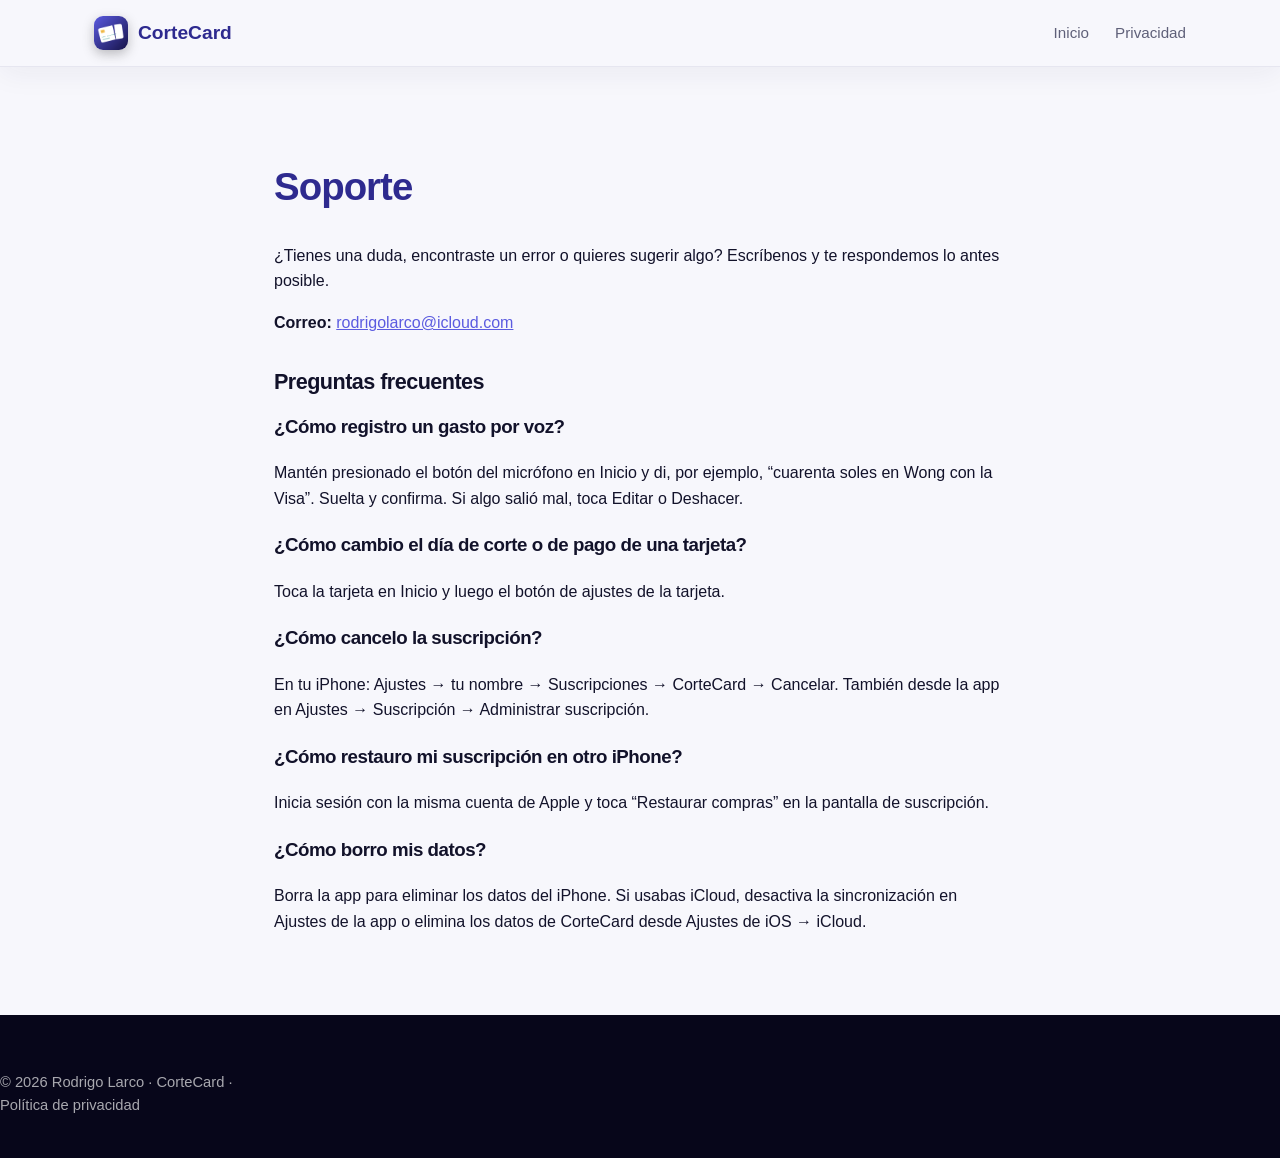
<file: soporte.html>
<!doctype html>
<html lang="es">
<head>
<meta charset="utf-8"><meta name="viewport" content="width=device-width,initial-scale=1">
<title>Soporte — CorteCard</title>
<link rel="stylesheet" href="estilo.css?v=20261028c"><link rel="icon" href="img/icono.png">
</head>
<body>
<header class="solida"><div class="nav"><a class="marca" href="./"><img src="img/icono.png" alt="">CorteCard</a><nav><a href="./">Inicio</a><a href="privacidad.html">Privacidad</a></nav></div></header>
<main class="doc">
  <h1>Soporte</h1>
  <p>¿Tienes una duda, encontraste un error o quieres sugerir algo? Escríbenos y te respondemos lo antes posible.</p>
  <p><strong>Correo:</strong> <a href="mailto:rodrigolarco@icloud.com?subject=CorteCard">rodrigolarco@icloud.com</a></p>
  <h2>Preguntas frecuentes</h2>
  <h3>¿Cómo registro un gasto por voz?</h3>
  <p>Mantén presionado el botón del micrófono en Inicio y di, por ejemplo, “cuarenta soles en Wong con la Visa”. Suelta y confirma. Si algo salió mal, toca Editar o Deshacer.</p>
  <h3>¿Cómo cambio el día de corte o de pago de una tarjeta?</h3>
  <p>Toca la tarjeta en Inicio y luego el botón de ajustes de la tarjeta.</p>
  <h3>¿Cómo cancelo la suscripción?</h3>
  <p>En tu iPhone: Ajustes → tu nombre → Suscripciones → CorteCard → Cancelar. También desde la app en Ajustes → Suscripción → Administrar suscripción.</p>
  <h3>¿Cómo restauro mi suscripción en otro iPhone?</h3>
  <p>Inicia sesión con la misma cuenta de Apple y toca “Restaurar compras” en la pantalla de suscripción.</p>
  <h3>¿Cómo borro mis datos?</h3>
  <p>Borra la app para eliminar los datos del iPhone. Si usabas iCloud, desactiva la sincronización en Ajustes de la app o elimina los datos de CorteCard desde Ajustes de iOS → iCloud.</p>
</main>
<footer>© 2026 Rodrigo Larco · CorteCard · <a href="privacidad.html">Política de privacidad</a></footer>
</body>
</html>
</file>
<file: estilo.css>
/* ===== CorteCard · sitio ===== */
:root{
  --indigo:#2E2A8F;--indigo-claro:#5B5BE0;--indigo-oscuro:#1E1B4B;--lila:#C7C7FF;
  --noche:#07061A;--noche-2:#0F0E2B;--fondo:#F7F7FC;--blanco:#fff;
  --texto:#12122A;--gris:#5F6079;--gris-claro:#9A9BB3;--linea:#E6E6F0;
  --verde:#22B573;--naranja:#F59E0B;--rojo:#EF4444;
  --r:28px;--r2:18px;
  --sombra:0 24px 60px rgba(30,27,75,.14);
  --fuente:"Plus Jakarta Sans",-apple-system,BlinkMacSystemFont,"SF Pro Display",Inter,sans-serif;
  --fuente-texto:Inter,-apple-system,BlinkMacSystemFont,"SF Pro Text",sans-serif;
}
*{box-sizing:border-box}html{scroll-behavior:smooth}
body{margin:0;font-family:var(--fuente-texto);color:var(--texto);background:var(--fondo);line-height:1.6;-webkit-font-smoothing:antialiased;overflow-x:hidden}
h1,h2,h3,.num{font-family:var(--fuente);letter-spacing:-.025em}
a{color:var(--indigo-claro)}img{max-width:100%;display:block}
.wrap{max-width:1140px;margin:0 auto;padding:0 24px}
.kicker{display:inline-flex;align-items:center;gap:8px;color:var(--indigo-claro);font-weight:700;font-size:.8rem;letter-spacing:.12em;text-transform:uppercase;margin-bottom:14px}
.kicker:before{content:"";width:18px;height:2px;background:var(--indigo-claro);border-radius:2px}
h2{font-size:clamp(1.9rem,3.6vw,2.7rem);line-height:1.08;margin:0 0 14px;font-weight:800}
.sub{color:var(--gris);font-size:1.1rem;max-width:620px;margin:0 0 40px}
.centro{text-align:center}.centro .sub{margin-left:auto;margin-right:auto}
section{padding:96px 0}
.btn{display:inline-flex;align-items:center;gap:10px;font-weight:700;padding:15px 24px;border-radius:14px;text-decoration:none;transition:transform .15s,box-shadow .15s,background .15s;font-size:1rem;border:1px solid transparent}
.btn:hover{transform:translateY(-2px)}
.btn.negro{background:#000;color:#fff;box-shadow:0 10px 30px rgba(0,0,0,.25)}
.btn.blanco{background:#fff;color:var(--indigo)}
.btn.indigo{background:linear-gradient(135deg,var(--indigo-claro),var(--indigo));color:#fff;box-shadow:0 12px 30px rgba(91,91,224,.35)}
.btn.fantasma{background:rgba(255,255,255,.08);color:#fff;border-color:rgba(255,255,255,.18)}
.btn .ap{font-size:1.25rem;line-height:1}
.btn small{display:block;font-weight:500;font-size:.7rem;opacity:.75;line-height:1}
.btn.store{padding:10px 20px;text-align:left}.btn.store b{display:block;font-size:1.05rem;line-height:1.1}

/* reveal */
.rv{opacity:0;transform:translateY(22px);transition:opacity .7s cubic-bezier(.2,.7,.2,1),transform .7s cubic-bezier(.2,.7,.2,1)}
.rv.visto{opacity:1;transform:none}.rv.ya{transition:none!important}
.rv.d1{transition-delay:.1s}.rv.d2{transition-delay:.2s}.rv.d3{transition-delay:.3s}.rv.d4{transition-delay:.4s}

/* ===== NAV ===== */
header{position:fixed;top:0;left:0;right:0;z-index:50;transition:background .3s,border-color .3s,box-shadow .3s;border-bottom:1px solid transparent}
header.solida{background:rgba(247,247,252,.82);backdrop-filter:blur(18px);-webkit-backdrop-filter:blur(18px);border-color:var(--linea);box-shadow:0 6px 30px rgba(30,27,75,.06)}
.nav{max-width:1140px;margin:0 auto;padding:16px 24px;display:flex;align-items:center;gap:28px}
.marca{font-family:var(--fuente);font-weight:800;color:#fff;text-decoration:none;font-size:1.2rem;display:flex;align-items:center;gap:10px;transition:color .3s}
.marca img{width:34px;height:34px;border-radius:9px;box-shadow:0 4px 12px rgba(0,0,0,.25)}
header.solida .marca{color:var(--indigo)}
.nav nav{margin-left:auto;display:flex;gap:26px;align-items:center}
.nav nav a{color:rgba(255,255,255,.78);text-decoration:none;font-size:.95rem;font-weight:500;transition:color .3s}
header.solida nav a{color:var(--gris)}
.nav nav a.cta{background:#fff;color:var(--indigo);font-weight:700;padding:10px 16px;border-radius:999px}
header.solida nav a.cta{background:var(--indigo);color:#fff}
.hamb{display:none;margin-left:auto;background:none;border:0;color:#fff;font-size:1.6rem;cursor:pointer}
header.solida .hamb{color:var(--indigo)}

/* ===== HERO ===== */
.hero{position:relative;background:var(--noche);color:#fff;padding:150px 0 96px;overflow:hidden;isolation:isolate}
.hero .malla{position:absolute;inset:0;z-index:-2;background:
 radial-gradient(60% 55% at 15% 25%,rgba(91,91,224,.55),transparent 65%),
 radial-gradient(45% 45% at 80% 12%,rgba(46,42,143,.9),transparent 65%),
 radial-gradient(50% 45% at 65% 95%,rgba(91,91,224,.35),transparent 65%);
 animation:respira 14s ease-in-out infinite alternate}
@keyframes respira{from{transform:scale(1) translate(0,0)}to{transform:scale(1.08) translate(-2%,2%)}}
.hero .rejilla{position:absolute;inset:0;z-index:-1;background-image:linear-gradient(rgba(255,255,255,.05) 1px,transparent 1px),linear-gradient(90deg,rgba(255,255,255,.05) 1px,transparent 1px);background-size:56px 56px;mask-image:radial-gradient(70% 60% at 50% 40%,#000,transparent);-webkit-mask-image:radial-gradient(70% 60% at 50% 40%,#000,transparent)}
.hero .in{display:grid;grid-template-columns:1.05fr 1fr;gap:40px;align-items:center}
.pill{display:inline-flex;align-items:center;gap:10px;background:rgba(255,255,255,.08);border:1px solid rgba(255,255,255,.16);border-radius:999px;padding:7px 14px 7px 8px;font-size:.85rem;margin-bottom:22px;backdrop-filter:blur(8px)}
.pill b{background:linear-gradient(135deg,var(--indigo-claro),#8E8EFF);color:#fff;border-radius:999px;padding:3px 9px;font-size:.72rem;letter-spacing:.06em;text-transform:uppercase}
.hero h1{font-size:clamp(2.6rem,5.8vw,4.4rem);line-height:1;margin:0 0 20px;font-weight:800}
.hero h1 span{background:linear-gradient(90deg,#DADAFF,#8E8EFF 60%,#5B5BE0);-webkit-background-clip:text;background-clip:text;color:transparent}
.hero .lead{font-size:1.18rem;color:rgba(255,255,255,.78);max-width:540px;margin:0 0 30px;line-height:1.6}
.hero .botones{display:flex;gap:14px;flex-wrap:wrap;align-items:center}
.hero .confianza{display:flex;gap:22px;flex-wrap:wrap;margin-top:30px;color:rgba(255,255,255,.7);font-size:.9rem}
.hero .confianza span{display:inline-flex;align-items:center;gap:7px}
.hero .confianza i{font-style:normal;color:#FFD166}
.hero .cifras{display:grid;grid-template-columns:repeat(3,auto);gap:32px;margin-top:40px;padding-top:28px;border-top:1px solid rgba(255,255,255,.12);width:fit-content}
.hero .cifras .num{display:block;font-size:2rem;font-weight:800;line-height:1}
.hero .cifras small{display:block;font-size:.82rem;color:rgba(255,255,255,.6);margin-top:6px;max-width:150px}

/* tres teléfonos */
.escena{position:relative;height:640px;perspective:1600px}
.tel{position:absolute;width:290px;aspect-ratio:460/1000;border-radius:48px;background:#0f0f1a;padding:11px;box-shadow:0 50px 100px rgba(0,0,0,.6),inset 0 0 0 2px #2a2a3c,inset 0 0 0 6px #0f0f1a;transform-style:preserve-3d;transition:transform .6s cubic-bezier(.2,.7,.2,1)}
.tel .pant{height:100%;border-radius:38px;overflow:hidden;background:#F2F2F7}
.tel.c{left:50%;top:0;transform:translateX(-50%);z-index:3;width:300px}
.tel.i{left:-10px;top:70px;transform:rotateY(22deg) rotateZ(-6deg) scale(.86);z-index:2;opacity:.95}
.tel.d{right:-10px;top:70px;transform:rotateY(-22deg) rotateZ(6deg) scale(.86);z-index:1;opacity:.95}
.escena:hover .tel.i{transform:rotateY(18deg) rotateZ(-7deg) scale(.88) translateX(-8px)}
.escena:hover .tel.d{transform:rotateY(-18deg) rotateZ(7deg) scale(.88) translateX(8px)}
.pantallas{height:100%;overflow-x:auto;overflow-y:hidden;display:flex;scroll-snap-type:x mandatory;scrollbar-width:none;-webkit-overflow-scrolling:touch}
.pantallas::-webkit-scrollbar{display:none}
.pantallas img{flex:0 0 100%;width:100%;height:100%;object-fit:cover;scroll-snap-align:start;scroll-snap-stop:always}
.puntos{position:absolute;left:50%;bottom:-6px;transform:translateX(-50%);display:flex;gap:7px;z-index:4}
.puntos i{width:7px;height:7px;border-radius:50%;background:rgba(255,255,255,.3);transition:all .25s;cursor:pointer}.puntos i.activo{background:#fff;width:22px;border-radius:999px}
.chip{position:absolute;z-index:5;background:rgba(255,255,255,.95);color:var(--texto);border-radius:16px;padding:10px 14px;font-size:.85rem;box-shadow:0 18px 40px rgba(0,0,0,.35);display:flex;gap:10px;align-items:center;animation:flotar 6s ease-in-out infinite;backdrop-filter:blur(10px)}
.chip img{width:30px;height:30px;border-radius:8px}.chip b{display:block;font-size:.86rem}.chip span{color:var(--gris);font-size:.78rem}
.chip.a{left:-30px;top:200px;animation-delay:-1s}.chip.b{right:-26px;top:140px;animation-delay:-3s}.chip.c{right:-10px;bottom:120px;animation-delay:-5s}
.chip .ok{width:30px;height:30px;border-radius:50%;background:#E8F8EF;color:var(--verde);display:grid;place-items:center;font-weight:800}
.chip .pct{font-family:var(--fuente);font-weight:800;color:var(--indigo-claro);font-size:1.15rem}
@keyframes flotar{0%,100%{transform:translateY(0)}50%{transform:translateY(-7px)}}

/* ===== BANCOS ===== */
.bancos{padding:34px 0;background:var(--noche-2);color:rgba(255,255,255,.6);border-top:1px solid rgba(255,255,255,.06)}
.bancos .wrap{display:flex;align-items:center;gap:26px;flex-wrap:wrap;justify-content:center}
.bancos p{margin:0;font-size:.85rem;letter-spacing:.06em;text-transform:uppercase}
.bancos .b{font-family:var(--fuente);font-weight:800;font-size:1.05rem;color:rgba(255,255,255,.85);padding:8px 16px;border:1px solid rgba(255,255,255,.12);border-radius:999px;background:rgba(255,255,255,.04)}

/* ===== PASOS ===== */
.pasos{display:grid;grid-template-columns:repeat(3,1fr);gap:22px;position:relative}
.paso{background:#fff;border:1px solid var(--linea);border-radius:var(--r);padding:30px 28px;position:relative;overflow:hidden}
.paso .n{font-family:var(--fuente);font-weight:800;font-size:4.5rem;line-height:1;color:var(--indigo-claro);opacity:.1;position:absolute;right:18px;top:6px}
.pasos:before{content:"";position:absolute;top:56px;left:12%;right:12%;height:2px;background:linear-gradient(90deg,transparent,var(--lila),transparent);z-index:0}
.paso{z-index:1}
.paso .ico{width:52px;height:52px;border-radius:16px;background:linear-gradient(135deg,var(--indigo-claro),var(--indigo));color:#fff;display:grid;place-items:center;font-size:24px;margin-bottom:18px;box-shadow:0 10px 24px rgba(91,91,224,.3)}
.paso h3{margin:0 0 8px;font-size:1.2rem}.paso p{margin:0;color:var(--gris)}

/* ===== MOMENTO ===== */
.momento .in{display:grid;grid-template-columns:1fr 1fr;gap:64px;align-items:center}
.foto{position:relative;justify-self:center;width:100%;max-width:470px}
.foto>img{width:100%;aspect-ratio:4/5;object-fit:cover;object-position:50% 60%;border-radius:36px;box-shadow:var(--sombra)}
.flot{position:absolute;background:rgba(255,255,255,.94);backdrop-filter:blur(14px);border:1px solid rgba(255,255,255,.7);border-radius:18px;box-shadow:0 18px 44px rgba(20,18,60,.22);animation:flotar 6s ease-in-out infinite}
.flot.voz{top:24px;left:-28px;padding:10px 14px;font-size:.92rem;display:flex;gap:8px;align-items:center;max-width:300px;animation-delay:-2s}
.flot.voz span{font-style:italic}
.flot.aviso{left:-36px;bottom:100px;right:44px;padding:12px 14px;display:grid;grid-template-columns:36px 1fr auto;gap:12px;align-items:center;animation-delay:-4s}
.flot.aviso img{width:36px;height:36px;border-radius:10px}.flot.aviso b{display:block;font-size:.95rem}.flot.aviso span{display:block;color:var(--gris);font-size:.82rem;line-height:1.35}.flot.aviso em{font-style:normal;color:var(--gris);font-size:.75rem;align-self:start}
.flot.recibo{right:-28px;bottom:-28px;padding:14px 16px;background:linear-gradient(160deg,var(--indigo-claro),var(--indigo));color:#fff;border:none;min-width:200px}
.flot.recibo .monto{font-family:var(--fuente);font-size:1.6rem;font-weight:800}.flot.recibo .det{display:grid;font-size:.8rem;opacity:.85;margin-top:4px}
.lista{list-style:none;padding:0;margin:22px 0 0;display:grid;gap:14px}
.lista li{display:flex;gap:14px;align-items:flex-start;color:var(--gris)}
.lista li b{color:var(--texto)}
.lista li i{flex:none;width:30px;height:30px;border-radius:10px;background:linear-gradient(135deg,var(--indigo-claro),var(--indigo));color:#fff;display:grid;place-items:center;font-style:normal;font-size:15px;margin-top:1px}

/* ===== WIDGET ===== */
.widget{background:linear-gradient(180deg,#EEF0FF,var(--fondo) 70%)}
.widget .in{display:grid;grid-template-columns:1fr 1fr;gap:64px;align-items:center}
.tel-widget{position:relative;justify-self:center;width:340px;border-radius:52px 52px 0 0;background:#0f0f1a;padding:12px 12px 0;box-shadow:0 40px 80px rgba(30,27,75,.3);overflow:hidden}
.tel-widget img{border-radius:40px 40px 0 0;width:100%;height:auto}
.tel-widget .borde{position:absolute;left:0;right:0;bottom:0;height:90px;background:linear-gradient(180deg,transparent,var(--fondo))}
.tel-widget:before{content:"";position:absolute;top:24px;left:50%;transform:translateX(-50%);width:96px;height:28px;border-radius:999px;background:#000;z-index:2}
@media (max-width:980px){.widget .in{grid-template-columns:1fr}.tel-widget{width:300px}}

/* ===== BENTO ===== */
.bento{display:grid;grid-template-columns:repeat(6,1fr);grid-auto-rows:minmax(180px,auto);gap:18px}
.caja{background:#fff;border:1px solid var(--linea);border-radius:var(--r);padding:26px;position:relative;overflow:hidden;transition:transform .2s,box-shadow .2s}
.caja:hover{transform:translateY(-3px);box-shadow:var(--sombra)}
.caja h3{margin:0 0 6px;font-size:1.15rem}.caja p{margin:0;color:var(--gris);font-size:.95rem}
.caja .et{display:inline-block;font-size:.72rem;font-weight:700;letter-spacing:.08em;text-transform:uppercase;color:var(--indigo-claro);margin-bottom:10px}
.c1{grid-column:span 4;grid-row:span 2;background:linear-gradient(160deg,#1E1B4B,#2E2A8F 60%,#5B5BE0);color:#fff;border:none}
.c1 h3,.c1 p{color:#fff}.c1 p{color:rgba(255,255,255,.78)}.c1 .et{color:var(--lila)}
.c2{grid-column:span 2;grid-row:span 2}
.c3,.c4,.c5{grid-column:span 2}
.c6{grid-column:span 3}.c7{grid-column:span 3}
/* mini gráfico proyección */
.mini{margin-top:22px;display:grid;gap:10px}
.mini .fila{display:grid;grid-template-columns:92px 1fr 90px;align-items:center;gap:12px;font-size:.85rem}
.mini .barra{height:10px;border-radius:999px;background:rgba(255,255,255,.14);overflow:hidden}
.mini .barra i{display:block;height:100%;border-radius:999px;width:0;transition:width 1.2s cubic-bezier(.2,.7,.2,1)}
.visto .mini .barra i{width:var(--w)}
.mini .fila b{text-align:right;font-family:var(--fuente)}
.mini .nota{margin-top:8px;font-size:.82rem;color:rgba(255,255,255,.7);display:flex;gap:8px;align-items:center}
.mini .nota em{font-style:normal;background:rgba(255,255,255,.14);padding:3px 8px;border-radius:999px;font-weight:700}
/* pila de avisos */
.pila{margin-top:18px;display:grid;gap:8px}
.aviso{background:var(--fondo);border:1px solid var(--linea);border-radius:14px;padding:10px 12px;display:grid;grid-template-columns:28px 1fr;gap:10px;align-items:center;font-size:.82rem}
.aviso img{width:28px;height:28px;border-radius:7px}.aviso b{display:block;font-size:.84rem}.aviso span{color:var(--gris)}
/* mini tarjeta */
.mtar{margin-top:16px;background:linear-gradient(135deg,#1c1c2e,#34344a);color:#fff;border-radius:16px;padding:14px;display:grid;gap:14px;position:relative;overflow:hidden}
.mtar:after{content:"";position:absolute;right:-30px;top:-30px;width:120px;height:120px;border-radius:50%;background:rgba(255,255,255,.07)}
.mtar .t{display:flex;justify-content:space-between;font-size:.78rem;opacity:.8}.mtar .f{font-family:var(--fuente);font-weight:800;font-size:1.1rem}.mtar .f small{display:block;font-weight:500;font-size:.72rem;opacity:.7}
.mtar .v{text-align:right;font-weight:800;font-style:italic;font-size:1rem}
.etiq{display:inline-block;background:#E8F8EF;color:var(--verde);font-weight:700;font-size:.74rem;padding:4px 9px;border-radius:999px;margin-top:10px}
/* onda de voz */
.onda{display:flex;gap:4px;align-items:center;height:44px;margin-top:16px}
.onda i{width:5px;border-radius:3px;background:linear-gradient(180deg,var(--indigo-claro),var(--indigo));height:12px;animation:onda 1.2s ease-in-out infinite}
.onda i:nth-child(2n){animation-delay:.15s}.onda i:nth-child(3n){animation-delay:.3s}.onda i:nth-child(4n){animation-delay:.45s}
@keyframes onda{0%,100%{height:10px}50%{height:38px}}
.cuotas{margin-top:14px;display:flex;gap:6px}.cuotas i{flex:1;height:8px;border-radius:4px;background:var(--linea)}.cuotas i.p{background:var(--indigo-claro)}
.monedas{margin-top:14px;display:flex;gap:8px;flex-wrap:wrap}.monedas span{border:1px solid var(--linea);border-radius:999px;padding:5px 10px;font-size:.8rem;font-weight:600}

/* ===== DEMO ===== */
.demo{background:var(--noche);color:#fff;position:relative;overflow:hidden}
.demo:before{content:"";position:absolute;inset:0;background:radial-gradient(45% 55% at 85% 20%,rgba(91,91,224,.45),transparent 65%),radial-gradient(40% 50% at 10% 90%,rgba(46,42,143,.6),transparent 65%)}
.demo .wrap{position:relative}
.demo .kicker{color:var(--lila)}.demo .sub{color:rgba(255,255,255,.72)}
.demo .in{display:grid;grid-template-columns:1.05fr 1fr;gap:40px;align-items:start}
.panel{background:rgba(255,255,255,.06);border:1px solid rgba(255,255,255,.12);border-radius:var(--r);padding:26px;backdrop-filter:blur(12px)}
.panel label{display:block;font-size:.78rem;color:rgba(255,255,255,.65);margin:0 0 6px;font-weight:600}
.panel .campo{display:grid;gap:4px;margin-bottom:16px}
.panel input,.panel select{width:100%;background:rgba(0,0,0,.3);border:1px solid rgba(255,255,255,.14);color:#fff;border-radius:12px;padding:12px 14px;font-size:1rem;font-family:inherit;outline:none}
.panel input:focus,.panel select:focus{border-color:var(--indigo-claro)}
.panel .dos{display:grid;grid-template-columns:1fr 1fr 1fr;gap:12px}
.panel .ayuda{font-size:.8rem;color:rgba(255,255,255,.55);margin-top:4px}
.tarjetas-demo{display:grid;gap:14px}
.td{border-radius:22px;padding:20px 22px;background:rgba(255,255,255,.06);border:1px solid rgba(255,255,255,.12);display:grid;grid-template-columns:1fr auto;gap:8px 18px;align-items:center;transition:all .3s}
.td.mejor{background:linear-gradient(135deg,rgba(91,91,224,.35),rgba(46,42,143,.5));border-color:rgba(199,199,255,.5);box-shadow:0 20px 50px rgba(91,91,224,.3)}
.td .nombre{font-family:var(--fuente);font-weight:800;font-size:1.1rem;display:flex;align-items:center;gap:10px}
.td .nombre .sello{white-space:nowrap;font-size:.68rem;letter-spacing:.08em;text-transform:uppercase;background:#fff;color:var(--indigo);padding:3px 8px;border-radius:999px;font-family:var(--fuente-texto)}
.td .pago{text-align:right}.td .pago b{display:block;font-family:var(--fuente);font-size:1.25rem}.td .pago span{font-size:.8rem;color:rgba(255,255,255,.65)}
.td ul{grid-column:1/-1;list-style:none;margin:6px 0 0;padding:12px 0 0;border-top:1px solid rgba(255,255,255,.1);display:grid;gap:6px;font-size:.88rem;color:rgba(255,255,255,.8)}
.td li{display:flex;gap:8px;align-items:center}.td li i{font-style:normal}
.td li.mal{color:#FFC9C9}.td li.ok{color:#BDF3D6}
.demo .nota{font-size:.82rem;color:rgba(255,255,255,.5);margin-top:16px}

/* ===== DETALLE ===== */
.fila{display:grid;grid-template-columns:1fr 1fr;gap:64px;align-items:center;padding:36px 0}
.fila.inv .texto{order:2}
.fila .texto p{color:var(--gris);font-size:1.05rem}
.shot{justify-self:center;width:300px;border-radius:40px;box-shadow:var(--sombra);border:8px solid #0f0f1a;background:#0f0f1a}
.cita{margin:22px 0 0;padding:16px 20px;border-left:3px solid var(--indigo-claro);background:#fff;border-radius:0 16px 16px 0;color:var(--texto);font-size:.95rem}
.cita small{display:block;color:var(--gris);margin-top:4px}

/* ===== COMPARATIVA ===== */
.tabla{width:100%;min-width:640px;border-collapse:separate;border-spacing:0;background:#fff;border:1px solid var(--linea);border-radius:var(--r);overflow:hidden}
.tabla th,.tabla td{padding:16px 18px;text-align:center;border-bottom:1px solid var(--linea);font-size:.95rem}
.tabla th{font-family:var(--fuente);font-weight:800;background:var(--fondo)}
.tabla td:first-child,.tabla th:first-child{text-align:left}
.tabla tr:last-child td{border-bottom:0}
.tabla th.cc{background:linear-gradient(135deg,var(--indigo-claro),var(--indigo));color:#fff}
.tabla td.cc{background:#F3F3FF;font-weight:600}
.si{color:var(--verde);font-weight:800}.no{color:var(--gris-claro)}.med{color:var(--naranja);font-weight:700}

/* ===== SECCIÓN OSCURA (modelo) ===== */
.oscuro{background:var(--noche);color:#fff;position:relative;overflow:hidden}
.oscuro:before{content:"";position:absolute;inset:0;background:radial-gradient(45% 50% at 85% 15%,rgba(91,91,224,.4),transparent 65%),radial-gradient(40% 50% at 10% 85%,rgba(46,42,143,.55),transparent 65%)}
.oscuro .wrap{position:relative}.oscuro .kicker{color:var(--lila)}.oscuro .sub{color:rgba(255,255,255,.72)}
.oscuro .fila .texto p,.oscuro .lista li{color:rgba(255,255,255,.75)}.oscuro .lista li b{color:#fff}
.oscuro .cita{background:rgba(255,255,255,.07);border-left-color:var(--lila);color:#fff}.oscuro .cita small{color:rgba(255,255,255,.55)}
.oscuro .shot{box-shadow:0 40px 90px rgba(0,0,0,.55)}
.oscuro .fila{padding:48px 0}
/* transición portada → contenido */
.hero:after{content:"";position:absolute;left:0;right:0;bottom:0;height:120px;background:linear-gradient(180deg,transparent,rgba(247,247,252,.06))}

/* ===== PRECIO ===== */
.precio .caja-precio{background:var(--noche);color:#fff;border-radius:36px;padding:56px 48px;display:grid;grid-template-columns:1fr 1fr;gap:48px;align-items:center;position:relative;overflow:hidden}
.precio .caja-precio:before{content:"";position:absolute;inset:0;background:radial-gradient(55% 65% at 95% 10%,rgba(91,91,224,.55),transparent 65%)}
.precio .caja-precio>*{position:relative}
.precio h2{color:#fff}.precio .sub{color:rgba(255,255,255,.72);margin-bottom:24px}
.precio .kicker{color:var(--lila)}
.planes{display:grid;gap:14px}
.plan{background:rgba(255,255,255,.07);border:1px solid rgba(255,255,255,.14);border-radius:22px;padding:22px 24px;position:relative}
.plan.top{background:rgba(255,255,255,.1);border-color:rgba(199,199,255,.5)}
.plan .ahorro{position:absolute;top:-12px;right:18px;background:var(--verde);color:#fff;font-size:.74rem;font-weight:800;padding:5px 10px;border-radius:999px}
.plan .p{font-family:var(--fuente);font-size:2rem;font-weight:800;line-height:1}.plan .p small{font-size:1rem;font-weight:600;opacity:.7}
.plan .d{color:rgba(255,255,255,.65);font-size:.9rem;margin-top:6px}
.incluye{list-style:none;padding:0;margin:18px 0 0;display:grid;gap:8px;font-size:.92rem;color:rgba(255,255,255,.85)}
.incluye li:before{content:"✓";color:#9FE3BE;font-weight:800;margin-right:8px}

/* ===== FAQ ===== */
.faq .lista-faq{max-width:820px;margin:0 auto}
.faq details{background:#fff;border:1px solid var(--linea);border-radius:18px;padding:18px 22px;margin-bottom:10px;transition:box-shadow .2s}
.faq details[open]{box-shadow:var(--sombra)}
.faq summary{font-weight:700;cursor:pointer;list-style:none;display:flex;justify-content:space-between;align-items:center;font-size:1.02rem}
.faq summary::-webkit-details-marker{display:none}
.faq summary:after{content:"+";color:var(--indigo-claro);font-weight:800;font-size:1.3rem;width:28px;height:28px;border-radius:50%;background:#EEEEFF;display:grid;place-items:center;flex:none}
.faq details[open] summary:after{content:"–"}
.faq p{color:var(--gris);margin:12px 0 0}

/* ===== CTA FINAL ===== */
.final{padding:0 0 96px}
.final .caja-final{background:linear-gradient(135deg,#5B5BE0,#2E2A8F 60%,#1E1B4B);border-radius:40px;padding:72px 48px;color:#fff;text-align:center;position:relative;overflow:hidden}
.final .caja-final:before{content:"";position:absolute;inset:0;background-image:radial-gradient(rgba(255,255,255,.18) 1px,transparent 1px);background-size:22px 22px;mask-image:radial-gradient(60% 80% at 50% 50%,#000,transparent);-webkit-mask-image:radial-gradient(60% 80% at 50% 50%,#000,transparent)}
.final .caja-final>*{position:relative}
.final h2{color:#fff;font-size:clamp(2rem,4.5vw,3.2rem)}
.final p{color:rgba(255,255,255,.8);max-width:560px;margin:0 auto 28px;font-size:1.1rem}

/* ===== FOOTER ===== */
footer{background:var(--noche);color:rgba(255,255,255,.65);padding:56px 0 32px;font-size:.92rem}
footer .cols{display:grid;grid-template-columns:1.5fr 1fr 1fr 1fr;gap:32px;margin-bottom:40px}
footer h4{color:#fff;margin:0 0 12px;font-family:var(--fuente);font-size:.95rem}
footer a{color:rgba(255,255,255,.65);text-decoration:none;display:block;margin-bottom:8px}footer a:hover{color:#fff}
footer .marca{margin-bottom:12px}
footer .legal{border-top:1px solid rgba(255,255,255,.1);padding-top:22px;display:flex;justify-content:space-between;gap:16px;flex-wrap:wrap;font-size:.82rem;color:rgba(255,255,255,.45)}
footer .legal a{display:inline;margin:0 0 0 14px}

/* ===== DOC (soporte, privacidad) ===== */
.doc{max-width:780px;margin:0 auto;padding:130px 24px 64px}.doc h1{font-size:2.4rem;color:var(--indigo)}.doc h2{font-size:1.35rem;margin-top:34px}.doc .fecha{color:var(--gris)}

/* ===== RESPONSIVE ===== */
@media (max-width:980px){
 .hero .in{grid-template-columns:1fr}.escena{height:560px;max-width:520px;margin:20px auto 0}
 .bento{grid-template-columns:repeat(2,1fr)}.c1{grid-column:span 2}.c2,.c3,.c4,.c5,.c6,.c7{grid-column:span 1}
 .demo .in,.momento .in,.fila,.precio .caja-precio{grid-template-columns:1fr}.fila.inv .texto{order:0}
 footer .cols{grid-template-columns:1fr 1fr}
}
@media (max-width:720px){
 section{padding:64px 0}.hero{padding:120px 0 72px}
 .nav nav{display:none}.hamb{display:block}
 .nav nav.abierto{display:flex;position:absolute;top:66px;left:16px;right:16px;flex-direction:column;background:#fff;padding:16px;border-radius:18px;box-shadow:var(--sombra);gap:14px}
 .nav nav.abierto a{color:var(--texto)}.nav nav.abierto a.cta{background:var(--indigo);color:#fff;text-align:center}
 .escena{height:520px}.tel{width:230px}.tel.c{width:240px}.tel.i{left:-40px}.tel.d{right:-40px}
 .chip{padding:8px 10px;border-radius:12px;gap:8px}.chip b{font-size:.74rem;white-space:nowrap}.chip span{font-size:.68rem;white-space:nowrap}.chip img,.chip .ok{width:24px;height:24px}.chip .pct{font-size:.95rem}
 .chip.a{left:-4px;top:300px}.chip.b{right:-4px;top:120px}.chip.c{right:-4px;bottom:50px}
 .hero .cifras{grid-template-columns:1fr 1fr;gap:18px}
 .pasos{grid-template-columns:1fr}.bento{grid-template-columns:1fr}.c1{grid-column:span 1}
 .foto{max-width:340px;margin:0 16px}.flot.voz{left:-8px;max-width:250px}.flot.aviso{left:-10px;right:10px}.flot.recibo{right:-8px}
 .shot{width:250px}.panel .dos{grid-template-columns:1fr 1fr}
 .tabla th,.tabla td{padding:12px 10px;font-size:.85rem}
 .precio .caja-precio{padding:36px 22px;border-radius:28px}.final .caja-final{padding:48px 22px;border-radius:28px}
 footer .cols{grid-template-columns:1fr}
}

/* Distintivo oficial de Apple: se usa tal cual, sin fondo ni borde extra. */
.badge-store{display:inline-flex;align-items:center;line-height:0}.badge-store img{height:54px;width:auto;display:block}
</file>
